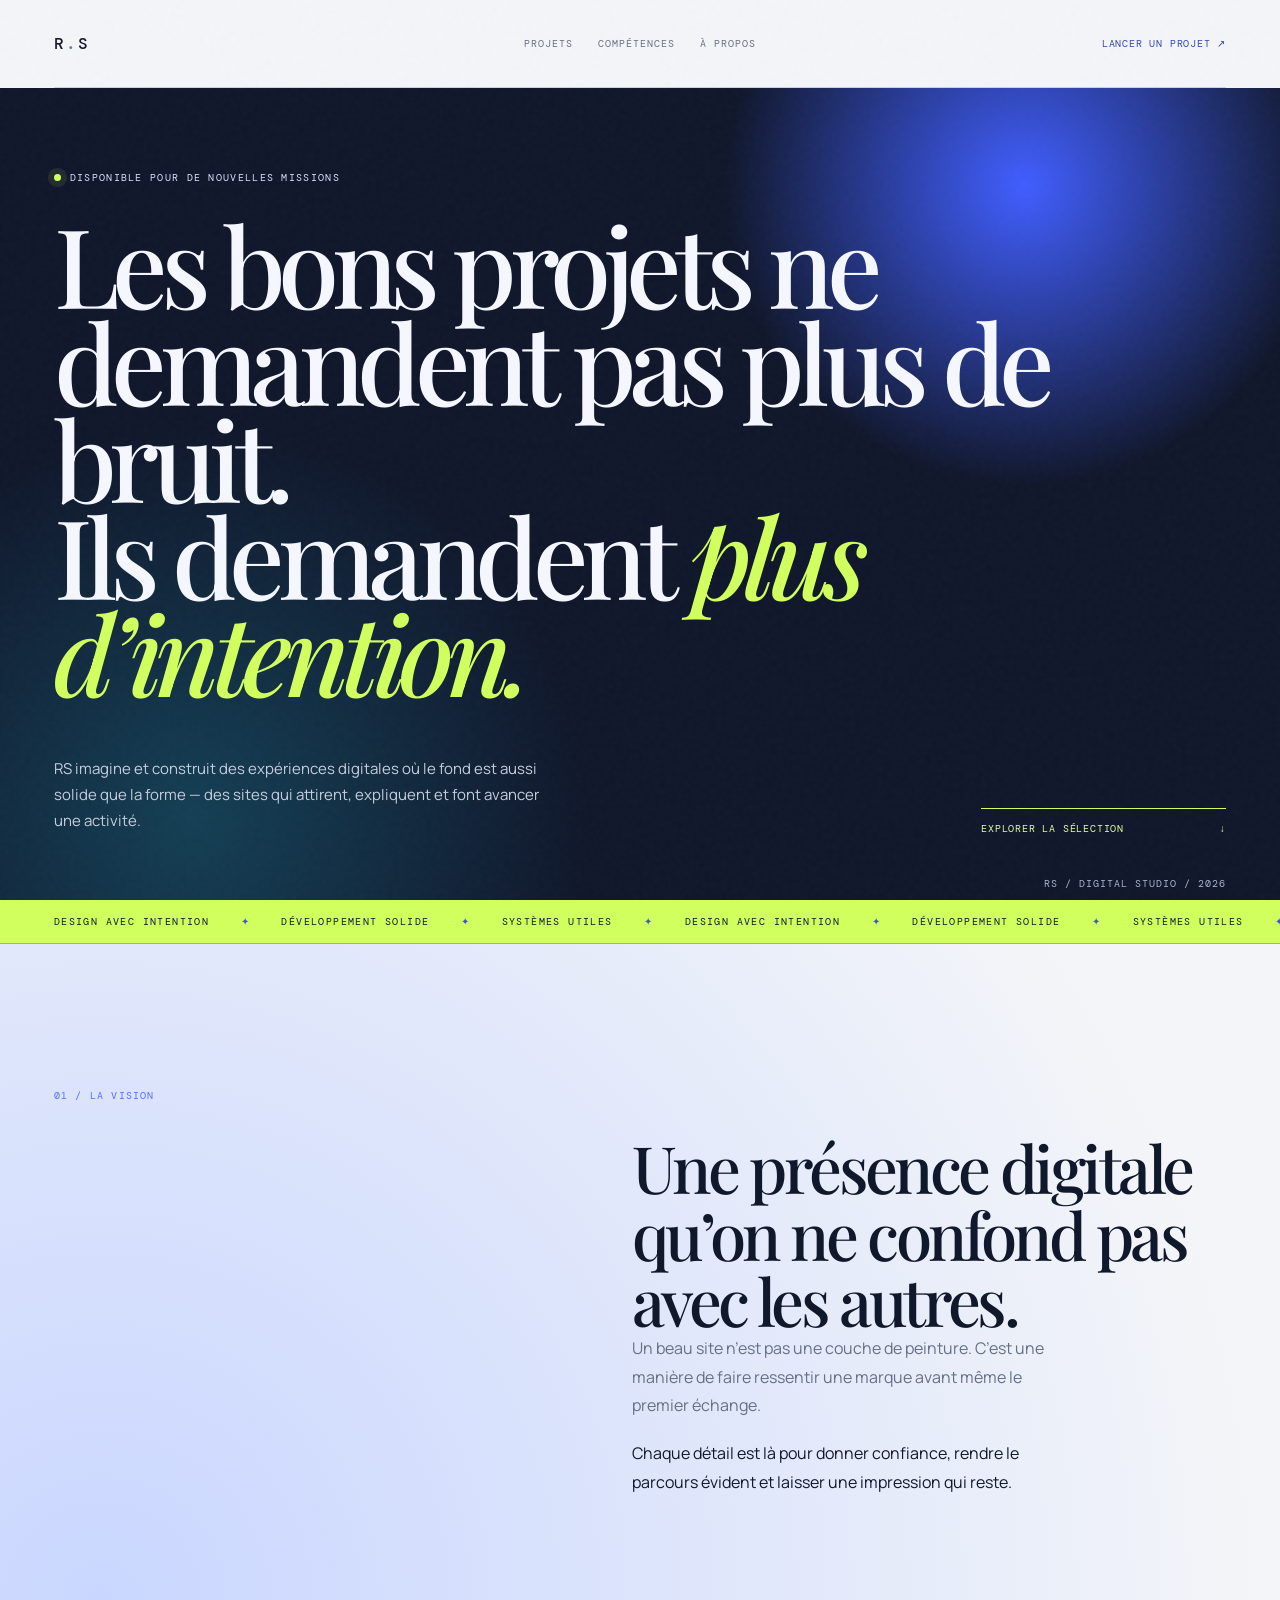
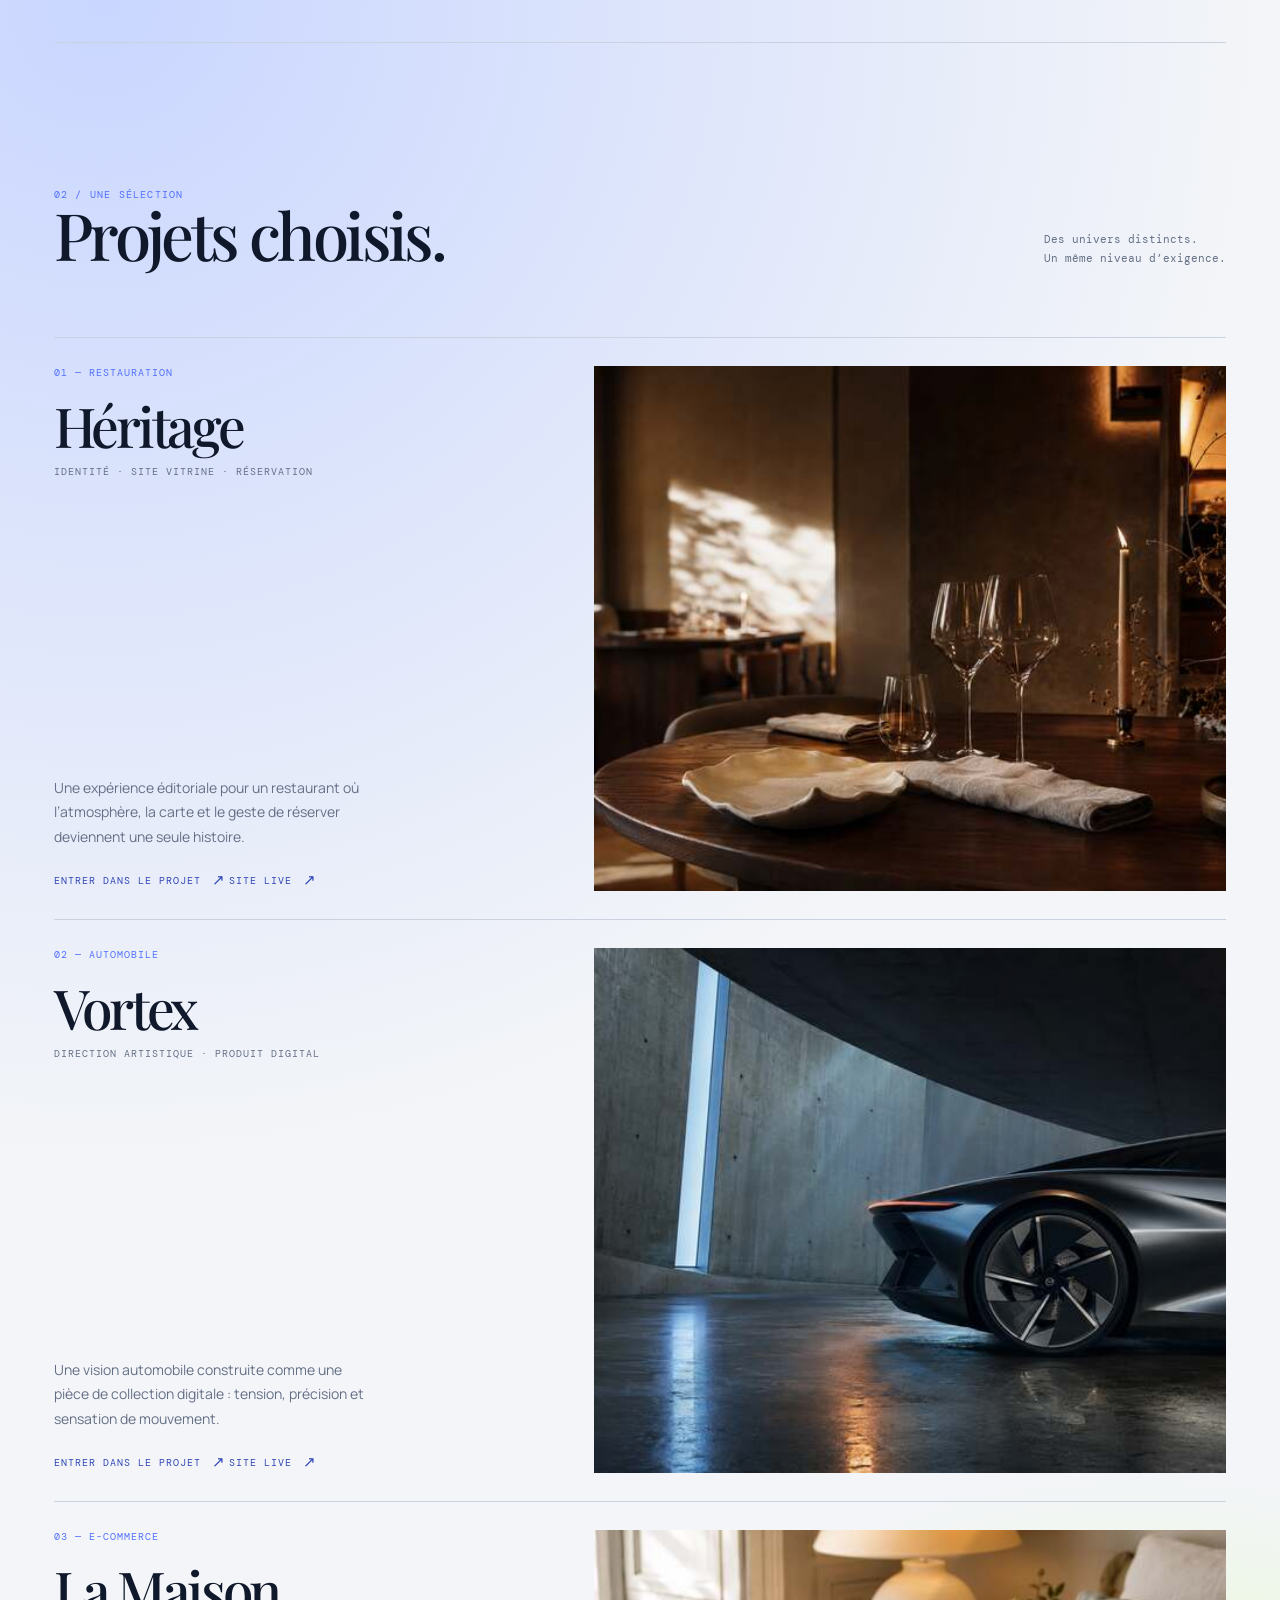
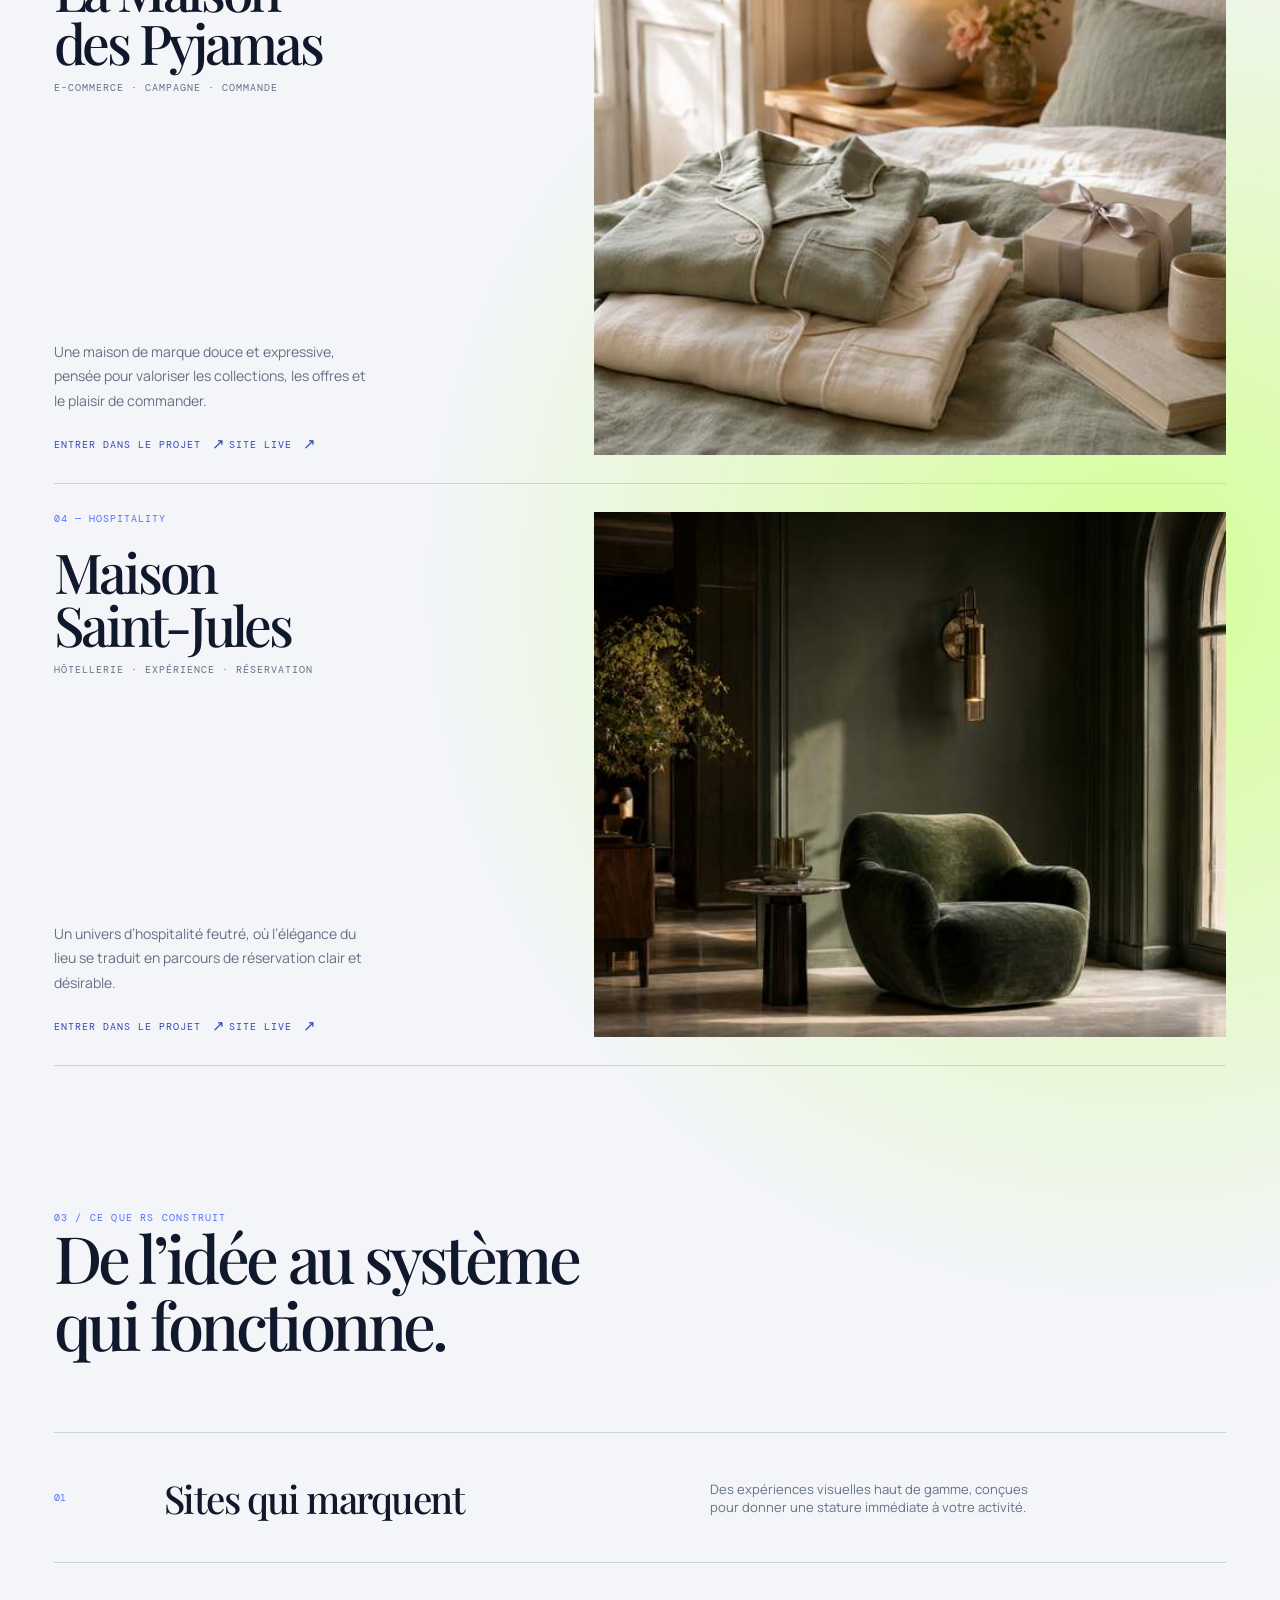
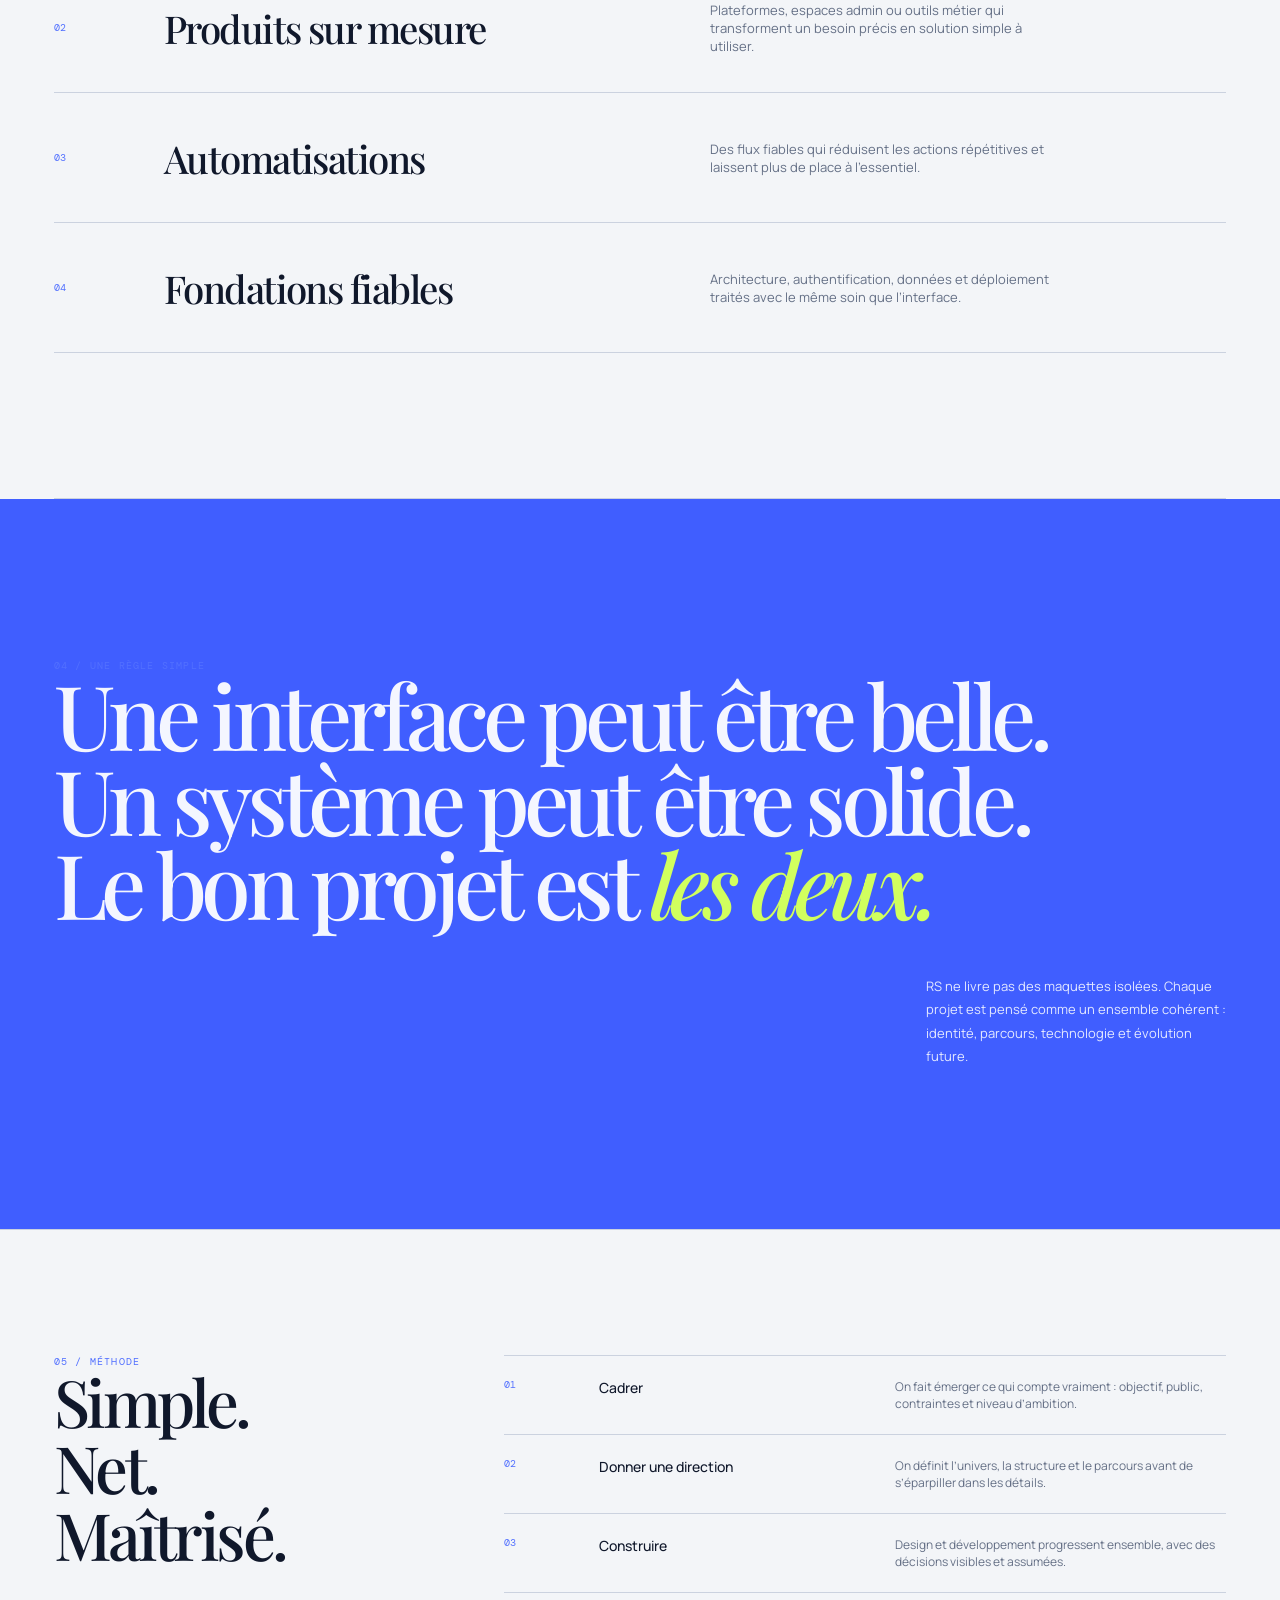
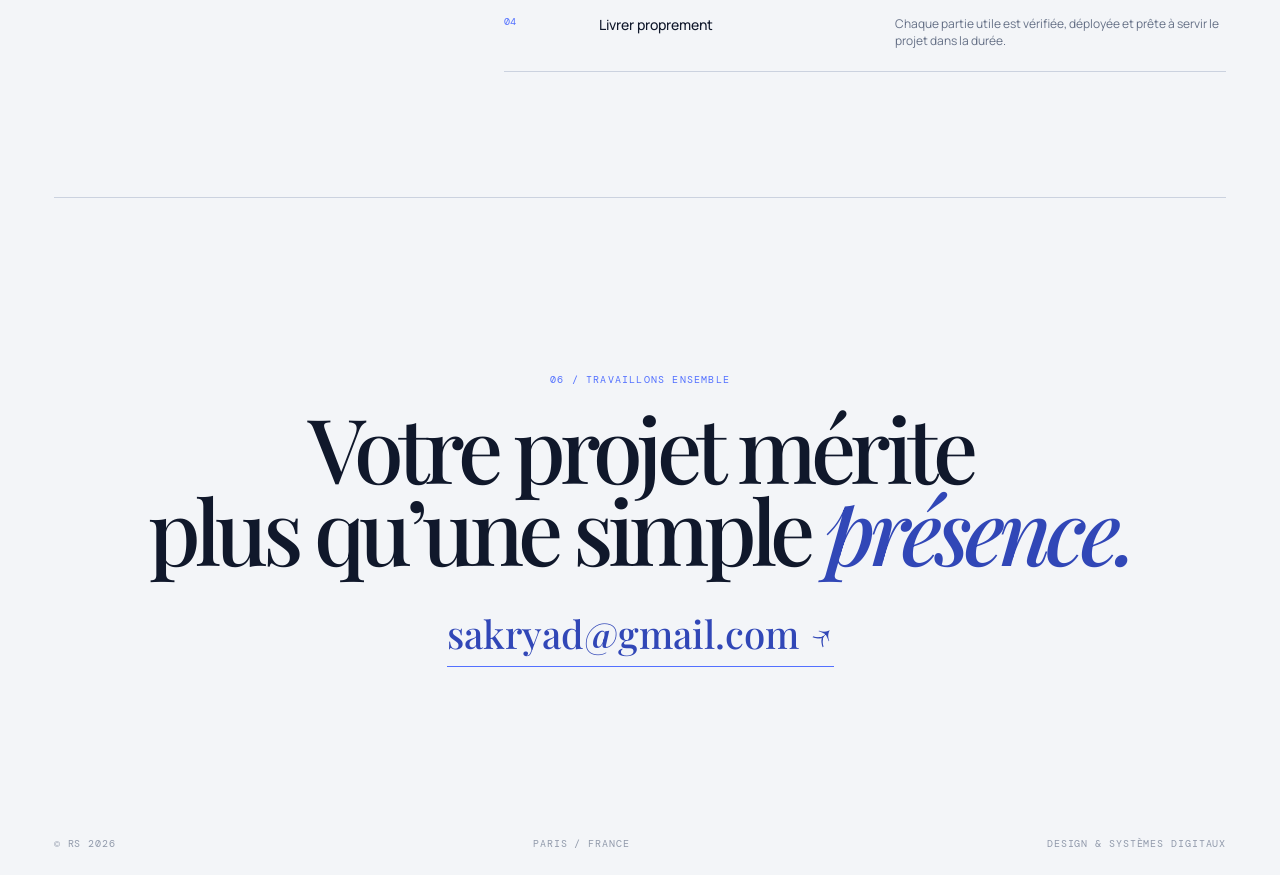
<file: index.html>
<!doctype html>
<html lang="fr">
<head>
  <meta charset="UTF-8" />
  <meta name="viewport" content="width=device-width, initial-scale=1.0" />
  <meta name="description" content="RS — Digital systems, designed to be remembered." />
  <title>RS — Digital systems, built with intent</title>
  <link rel="preconnect" href="https://fonts.googleapis.com" />
  <link rel="preconnect" href="https://fonts.gstatic.com" crossorigin />
  <link href="https://fonts.googleapis.com/css2?family=DM+Mono:wght@400;500&family=Manrope:wght@400;500;600&family=Playfair+Display:ital,wght@0,500;0,600;1,500;1,600&display=swap" rel="stylesheet" />
  <style>
    :root{--ink:#10182b;--void:#f3f5f8;--coal:#10172b;--line:#cbd2df;--muted:#657086;--quiet:#919aab;--copper:#5270ff;--copper-pale:#3147b7;--serif:"Playfair Display",serif;--mono:"DM Mono",monospace;--sans:Manrope,sans-serif}
    *{box-sizing:border-box;margin:0} html{scroll-behavior:smooth} body{background:radial-gradient(circle at 8% 22%,#c9d6ff 0,transparent 20%),radial-gradient(circle at 89% 52%,#d5ff97 0,transparent 18%),var(--void);color:var(--ink);font-family:var(--sans);overflow-x:hidden} a{color:inherit;text-decoration:none}.frame{max-width:1440px;margin:auto;padding:0 4.2vw}.grain{position:fixed;inset:0;pointer-events:none;z-index:15;opacity:.035;background-image:url("data:image/svg+xml,%3Csvg viewBox='0 0 180 180' xmlns='http://www.w3.org/2000/svg'%3E%3Cfilter id='n'%3E%3CfeTurbulence type='fractalNoise' baseFrequency='.9' numOctaves='4' stitchTiles='stitch'/%3E%3C/filter%3E%3Crect width='100%25' height='100%25' filter='url(%23n)' opacity='.75'/%3E%3C/svg%3E")}
    .nav{height:88px;display:grid;grid-template-columns:1fr auto 1fr;align-items:center;border-bottom:1px solid var(--line);position:relative;z-index:2}.brand{font:500 16px var(--mono);letter-spacing:.14em}.brand i{color:var(--copper);font-style:normal}.nav-links{display:flex;gap:25px;font:10px var(--mono);letter-spacing:.1em;text-transform:uppercase;color:var(--muted)}.nav-links a{transition:color .2s}.nav-links a:hover{color:var(--copper-pale)}.nav-contact{text-align:right;font:10px var(--mono);letter-spacing:.08em;text-transform:uppercase;color:var(--copper-pale)}
    .hero{background:radial-gradient(circle at 80% 12%,#405eff 0,transparent 24%),radial-gradient(circle at 15% 90%,#143f55 0,transparent 30%),var(--coal);color:#f5f7ff;min-height:calc(100vh - 88px);display:flex;flex-direction:column;justify-content:center;position:relative;padding:9vh 4.2vw 7vh;margin:0 -4.2vw}.availability{font:10px var(--mono);letter-spacing:.13em;text-transform:uppercase;color:#d8e2ff;display:flex;align-items:center;gap:9px;margin-bottom:32px}.availability:before{content:"";width:7px;height:7px;border-radius:100%;background:#d1ff5e;box-shadow:0 0 0 6px #d1ff5e17}.hero h1{max-width:1190px;font:500 clamp(57px,8.6vw,132px)/.88 var(--serif);letter-spacing:-.068em}.hero h1 em{font-style:italic;color:#d1ff5e}.hero-bottom{display:grid;grid-template-columns:1.2fr .8fr;gap:8vw;align-items:end;margin-top:55px}.hero-bottom p{max-width:490px;color:#c7cfde;font-size:15px;line-height:1.75}.launch{justify-self:end;align-self:end;width:245px;border-top:1px solid #d1ff5e;padding-top:13px;font:10px var(--mono);letter-spacing:.08em;text-transform:uppercase;color:#dfffa1;display:flex;justify-content:space-between;transition:transform .25s}.launch:hover{transform:translateX(7px)}.hero-index{font:10px var(--mono);color:#a8b4d0;position:absolute;right:4.2vw;bottom:10px;letter-spacing:.1em}
    .ticker{background:#d1ff5e;border-bottom:1px solid #9cc247;overflow:hidden;white-space:nowrap;padding:15px 0;color:#111b2a;font:10px var(--mono);text-transform:uppercase;letter-spacing:.14em;margin:0 -4.2vw;padding-left:4.2vw}.ticker span{display:inline-block;animation:scroll 24s linear infinite}.ticker b{color:#3855e5;margin:0 24px;font-weight:400}@keyframes scroll{to{transform:translateX(-50%)}}
    .intro{display:grid;grid-template-columns:1fr 1.25fr;gap:8vw;padding:145px 0;border-bottom:1px solid var(--line)}.number,.overline{font:10px var(--mono);letter-spacing:.12em;text-transform:uppercase;color:var(--copper)}.intro h2,.section-title{font:500 clamp(38px,5.1vw,75px)/1.02 var(--serif);letter-spacing:-.055em}.intro h2{max-width:650px}.intro-right{padding-top:45px}.intro-right p{color:var(--muted);max-width:430px;font-size:16px;line-height:1.8}.intro-right p+p{margin-top:19px;color:var(--ink)}
    .work{padding:145px 0 0}.work-head{display:flex;justify-content:space-between;align-items:end;margin-bottom:70px}.work-head p{color:var(--muted);font:11px/1.7 var(--mono);max-width:240px}.project{position:relative;display:grid;grid-template-columns:.43fr .57fr;min-height:580px;border-top:1px solid var(--line);padding:28px 0;gap:5vw}.project:last-child{border-bottom:1px solid var(--line)}.project-info{display:flex;flex-direction:column;justify-content:space-between}.project-no{font:10px var(--mono);letter-spacing:.1em;color:var(--copper)}.project-info h3{font:500 clamp(43px,4.3vw,67px)/.95 var(--serif);letter-spacing:-.06em;margin-top:20px}.project-info .type{font:10px var(--mono);letter-spacing:.1em;text-transform:uppercase;color:var(--muted);margin-top:13px}.project-copy{max-width:320px;color:var(--muted);font-size:14px;line-height:1.75}.project-link{font:10px var(--mono);letter-spacing:.1em;text-transform:uppercase;color:var(--copper-pale);display:inline-flex;gap:11px;align-items:center;margin-top:21px}.project-link:after{content:"↗";font-size:15px}.art{height:100%;min-height:525px;overflow:hidden;position:relative;isolation:isolate;background:#171713}.art:after{content:"";position:absolute;inset:0;background:linear-gradient(125deg,transparent 38%,#00000018 39%,transparent 70%);pointer-events:none}.art:hover img{transform:scale(1.045)}.art img{position:absolute;width:100%;height:100%;object-fit:cover;transition:transform .8s cubic-bezier(.2,.6,.2,1)}
    .heritage .art{background:#d7d1c5}.heritage .art-inner{background:radial-gradient(circle at 70% 44%,#e9d8b9 0 9%,transparent 9.3%),radial-gradient(circle at 28% 75%,#b08a56 0 16%,transparent 16.3%),linear-gradient(145deg,#6e5040 0 22%,#d1bb9d 22% 34%,#24241f 34% 57%,#a88a6a 57% 100%)}.heritage .art-inner:before{content:"Héritage";position:absolute;left:7%;bottom:6%;font:italic 500 clamp(50px,7vw,100px)/.8 var(--serif);color:#efe7da;letter-spacing:-.08em}.heritage .art-inner:after{content:"PARIS · TABLE · 2026";position:absolute;top:7%;right:7%;font:10px var(--mono);color:#fff;letter-spacing:.12em;writing-mode:vertical-rl}.vortex .art{background:#121418}.vortex .art-inner{background:radial-gradient(ellipse at 58% 58%,#708299 0 3%,#24323e 3.5% 9%,transparent 9.5%),linear-gradient(162deg,transparent 0 40%,#8da0a4 40.2% 41%,transparent 41.3%),linear-gradient(24deg,#13161a 0 35%,#657a89 35.3% 48%,#17191b 48.3% 100%)}.vortex .art-inner:before{content:"VORTEX";position:absolute;top:7%;left:7%;font:500 clamp(60px,8vw,110px)/.8 var(--sans);letter-spacing:-.1em;color:#e7eceb}.vortex .art-inner:after{content:"PRECISION\A MOTION\A AUTOMOTIVE";white-space:pre;position:absolute;bottom:7%;right:7%;font:10px/1.65 var(--mono);letter-spacing:.12em;color:#bdc9c6;text-align:right}.pyjamas .art{background:#a7bd9a}.pyjamas .art-inner{background:radial-gradient(circle at 76% 31%,#edddd0 0 10%,transparent 10.3%),radial-gradient(circle at 25% 75%,#f0e2d5 0 18%,transparent 18.3%),linear-gradient(138deg,#256040 0 30%,#b7d2a4 30.2% 60%,#f3d6c6 60.2% 100%)}.pyjamas .art-inner:before{content:"La Maison\A des Pyjamas";white-space:pre;position:absolute;left:7%;top:9%;font:500 clamp(35px,5vw,69px)/.85 var(--serif);letter-spacing:-.075em;color:#224634}.pyjamas .art-inner:after{content:"DOUCEUR / MAISON / JOIE";position:absolute;left:7%;bottom:8%;font:10px var(--mono);letter-spacing:.11em;color:#27553c}.saintjules .art{background:#1a1a17}.saintjules .art-inner{background:radial-gradient(ellipse at 52% 30%,#c9a16c 0 1%,#513d2b 1.4% 7%,transparent 7.4%),repeating-linear-gradient(90deg,transparent 0 13%,#8d6a4544 13.4% 13.8%,transparent 14.2% 28%),linear-gradient(165deg,#12120f,#614932 47%,#161512 47.5%)}.saintjules .art-inner:before{content:"SAINT\A JULES";white-space:pre;position:absolute;right:7%;bottom:7%;font:500 clamp(54px,7vw,95px)/.76 var(--serif);letter-spacing:-.08em;color:#d8c6a5;text-align:right}.saintjules .art-inner:after{content:"HÔTEL PARTICULIER\A 48° 51' N · 2° 21' E";white-space:pre;position:absolute;top:7%;left:7%;font:10px/1.65 var(--mono);letter-spacing:.1em;color:#c3ae8d}
    .services{padding:145px 0;border-bottom:1px solid var(--line)}.service-list{margin-top:75px;border-top:1px solid var(--line)}.service{display:grid;grid-template-columns:80px 1fr 1fr;gap:30px;align-items:center;min-height:130px;border-bottom:1px solid var(--line);transition:.3s}.service:hover{padding-left:18px;background:#e3d9c9}.service span{font:10px var(--mono);color:var(--copper)}.service h3{font:500 clamp(25px,3vw,42px) var(--serif);letter-spacing:-.04em}.service p{color:var(--muted);font-size:13px;max-width:340px}
    .manifesto{background:#405eff;color:#f4f6ff;padding:160px 4.2vw;border-bottom:1px solid var(--line);position:relative;margin:0 -4.2vw}.manifesto h2{max-width:1120px;font:500 clamp(49px,7vw,105px)/.94 var(--serif);letter-spacing:-.065em}.manifesto h2 em{color:#d1ff5e}.manifesto aside{margin-top:50px;margin-left:auto;max-width:300px;color:#e4e9ff;font-size:13px;line-height:1.8}.method{padding:125px 0;display:grid;grid-template-columns:.65fr 1.35fr;gap:8vw;border-bottom:1px solid var(--line)}.method-list{border-top:1px solid var(--line)}.method-item{display:grid;grid-template-columns:75px 1fr 1.2fr;gap:20px;padding:22px 0;border-bottom:1px solid var(--line)}.method-item span{font:10px var(--mono);color:var(--copper)}.method-item b{font:500 14px var(--sans)}.method-item p{font-size:12px;color:var(--muted)}
    .contact{text-align:center;padding:175px 0 145px}.contact h2{font:500 clamp(49px,7vw,104px)/.92 var(--serif);letter-spacing:-.065em;max-width:1000px;margin:20px auto 37px}.contact h2 em{font-style:italic;color:var(--copper-pale)}.contact-link{font:500 clamp(21px,3vw,39px) var(--serif);border-bottom:1px solid var(--copper);padding-bottom:7px;color:var(--copper-pale);display:inline-block;transition:.25s}.contact-link:hover{transform:translateY(-5px)}footer{display:flex;justify-content:space-between;padding:25px 0;color:var(--quiet);font:10px var(--mono);text-transform:uppercase;letter-spacing:.09em}
    @media(max-width:750px){.frame{padding:0 22px}.nav{grid-template-columns:1fr auto}.nav-links{display:none}.hero{min-height:640px}.hero-bottom,.intro,.project,.method{grid-template-columns:1fr;gap:32px}.launch{justify-self:start}.hero-index{display:none}.intro{padding:90px 0}.intro-right{padding:0}.work{padding-top:90px}.work-head{display:block;margin-bottom:38px}.work-head p{margin-top:20px}.project{padding:22px 0 35px;min-height:auto}.project-info{gap:28px}.art{min-height:330px;grid-row:1}.services,.manifesto{padding:95px 0}.service{grid-template-columns:36px 1fr;gap:12px;padding:22px 0}.service p{grid-column:2}.method{padding:90px 0}.method-item{grid-template-columns:40px 1fr}.method-item p{grid-column:2}.contact{padding:110px 0}footer{gap:12px;flex-wrap:wrap}}
  </style>
</head>
<body>
  <div class="grain"></div>
  <div class="frame">
    <nav class="nav"><a class="brand" href="#top">R<i>.</i>S</a><div class="nav-links"><a href="#work">Projets</a><a href="competences.html">Compétences</a><a href="a-propos.html">À propos</a></div><a class="nav-contact" href="mailto:sakryad@gmail.com">Lancer un projet ↗</a></nav>
    <main id="top">
      <section class="hero"><div class="availability">Disponible pour de nouvelles missions</div><h1>Les bons projets ne demandent pas plus de bruit.<br>Ils demandent <em>plus d’intention.</em></h1><div class="hero-bottom"><p>RS imagine et construit des expériences digitales où le fond est aussi solide que la forme — des sites qui attirent, expliquent et font avancer une activité.</p><a class="launch" href="#work"><span>Explorer la sélection</span><span>↓</span></a></div><div class="hero-index">RS / DIGITAL STUDIO / 2026</div></section>
      <div class="ticker"><span>Design avec intention <b>✦</b> Développement solide <b>✦</b> Systèmes utiles <b>✦</b> Design avec intention <b>✦</b> Développement solide <b>✦</b> Systèmes utiles <b>✦</b></span></div>
      <section class="intro"><div><div class="number">01 / La vision</div></div><div class="intro-right"><h2>Une présence digitale qu’on ne confond pas avec les autres.</h2><p>Un beau site n’est pas une couche de peinture. C’est une manière de faire ressentir une marque avant même le premier échange.</p><p>Chaque détail est là pour donner confiance, rendre le parcours évident et laisser une impression qui reste.</p></div></section>
      <section class="work" id="work"><div class="work-head"><div><div class="overline">02 / Une sélection</div><h2 class="section-title">Projets choisis.</h2></div><p>Des univers distincts.<br>Un même niveau d’exigence.</p></div>
        <article class="project heritage"><div class="project-info"><div><div class="project-no">01 — RESTAURATION</div><h3>Héritage</h3><div class="type">Identité · Site vitrine · Réservation</div></div><div class="project-copy">Une expérience éditoriale pour un restaurant où l’atmosphère, la carte et le geste de réserver deviennent une seule histoire.<br><a class="project-link" href="heritage.html">Entrer dans le projet</a> <a class="project-link" href="https://heritage-restaurant.netlify.app" target="_blank" rel="noreferrer">Site live</a></div></div><a class="art" href="heritage.html"><img src="assets/heritage.jpg" alt="Ambiance de table chaleureuse pour le projet Héritage" /></a></article>
        <article class="project vortex"><div class="project-info"><div><div class="project-no">02 — AUTOMOBILE</div><h3>Vortex</h3><div class="type">Direction artistique · Produit digital</div></div><div class="project-copy">Une vision automobile construite comme une pièce de collection digitale : tension, précision et sensation de mouvement.<br><a class="project-link" href="vortex.html">Entrer dans le projet</a> <a class="project-link" href="https://vortex13.netlify.app" target="_blank" rel="noreferrer">Site live</a></div></div><a class="art" href="vortex.html"><img src="assets/vortex.jpg" alt="Univers automobile sombre et précis pour Vortex" /></a></article>
        <article class="project pyjamas"><div class="project-info"><div><div class="project-no">03 — E-COMMERCE</div><h3>La Maison<br>des Pyjamas</h3><div class="type">E-commerce · Campagne · Commande</div></div><div class="project-copy">Une maison de marque douce et expressive, pensée pour valoriser les collections, les offres et le plaisir de commander.<br><a class="project-link" href="pyjamas.html">Entrer dans le projet</a> <a class="project-link" href="https://pyjamas25.netlify.app" target="_blank" rel="noreferrer">Site live</a></div></div><a class="art" href="pyjamas.html"><img src="assets/maison-des-pyjamas.jpg" alt="Collection de pyjamas sur un lit élégant" /></a></article>
        <article class="project saintjules"><div class="project-info"><div><div class="project-no">04 — HOSPITALITY</div><h3>Maison<br>Saint-Jules</h3><div class="type">Hôtellerie · Expérience · Réservation</div></div><div class="project-copy">Un univers d’hospitalité feutré, où l’élégance du lieu se traduit en parcours de réservation clair et désirable.<br><a class="project-link" href="saint-jules.html">Entrer dans le projet</a> <a class="project-link" href="https://saintjules.netlify.app" target="_blank" rel="noreferrer">Site live</a></div></div><a class="art" href="saint-jules.html"><img src="assets/maison-saint-jules.jpg" alt="Salon raffiné pour Maison Saint-Jules" /></a></article>
      </section>
      <section class="services" id="services"><div class="overline">03 / Ce que RS construit</div><h2 class="section-title">De l’idée au système<br>qui fonctionne.</h2><div class="service-list"><div class="service"><span>01</span><h3>Sites qui marquent</h3><p>Des expériences visuelles haut de gamme, conçues pour donner une stature immédiate à votre activité.</p></div><div class="service"><span>02</span><h3>Produits sur mesure</h3><p>Plateformes, espaces admin ou outils métier qui transforment un besoin précis en solution simple à utiliser.</p></div><div class="service"><span>03</span><h3>Automatisations</h3><p>Des flux fiables qui réduisent les actions répétitives et laissent plus de place à l’essentiel.</p></div><div class="service"><span>04</span><h3>Fondations fiables</h3><p>Architecture, authentification, données et déploiement traités avec le même soin que l’interface.</p></div></div></section>
      <section class="manifesto"><div class="overline">04 / Une règle simple</div><h2>Une interface peut être belle.<br>Un système peut être solide.<br>Le bon projet est <em>les deux.</em></h2><aside>RS ne livre pas des maquettes isolées. Chaque projet est pensé comme un ensemble cohérent : identité, parcours, technologie et évolution future.</aside></section>
      <section class="method" id="method"><div><div class="overline">05 / Méthode</div><h2 class="section-title">Simple.<br>Net.<br>Maîtrisé.</h2></div><div class="method-list"><div class="method-item"><span>01</span><b>Cadrer</b><p>On fait émerger ce qui compte vraiment : objectif, public, contraintes et niveau d’ambition.</p></div><div class="method-item"><span>02</span><b>Donner une direction</b><p>On définit l’univers, la structure et le parcours avant de s’éparpiller dans les détails.</p></div><div class="method-item"><span>03</span><b>Construire</b><p>Design et développement progressent ensemble, avec des décisions visibles et assumées.</p></div><div class="method-item"><span>04</span><b>Livrer proprement</b><p>Chaque partie utile est vérifiée, déployée et prête à servir le projet dans la durée.</p></div></div></section>
      <section class="contact"><div class="overline">06 / Travaillons ensemble</div><h2>Votre projet mérite<br>plus qu’une simple <em>présence.</em></h2><a class="contact-link" href="mailto:sakryad@gmail.com?subject=Projet%20RS">sakryad@gmail.com ↗</a></section>
    </main>
    <footer><span>© RS 2026</span><span>Paris / France</span><span>Design & systèmes digitaux</span></footer>
  </div>
</body>
</html>
</file>
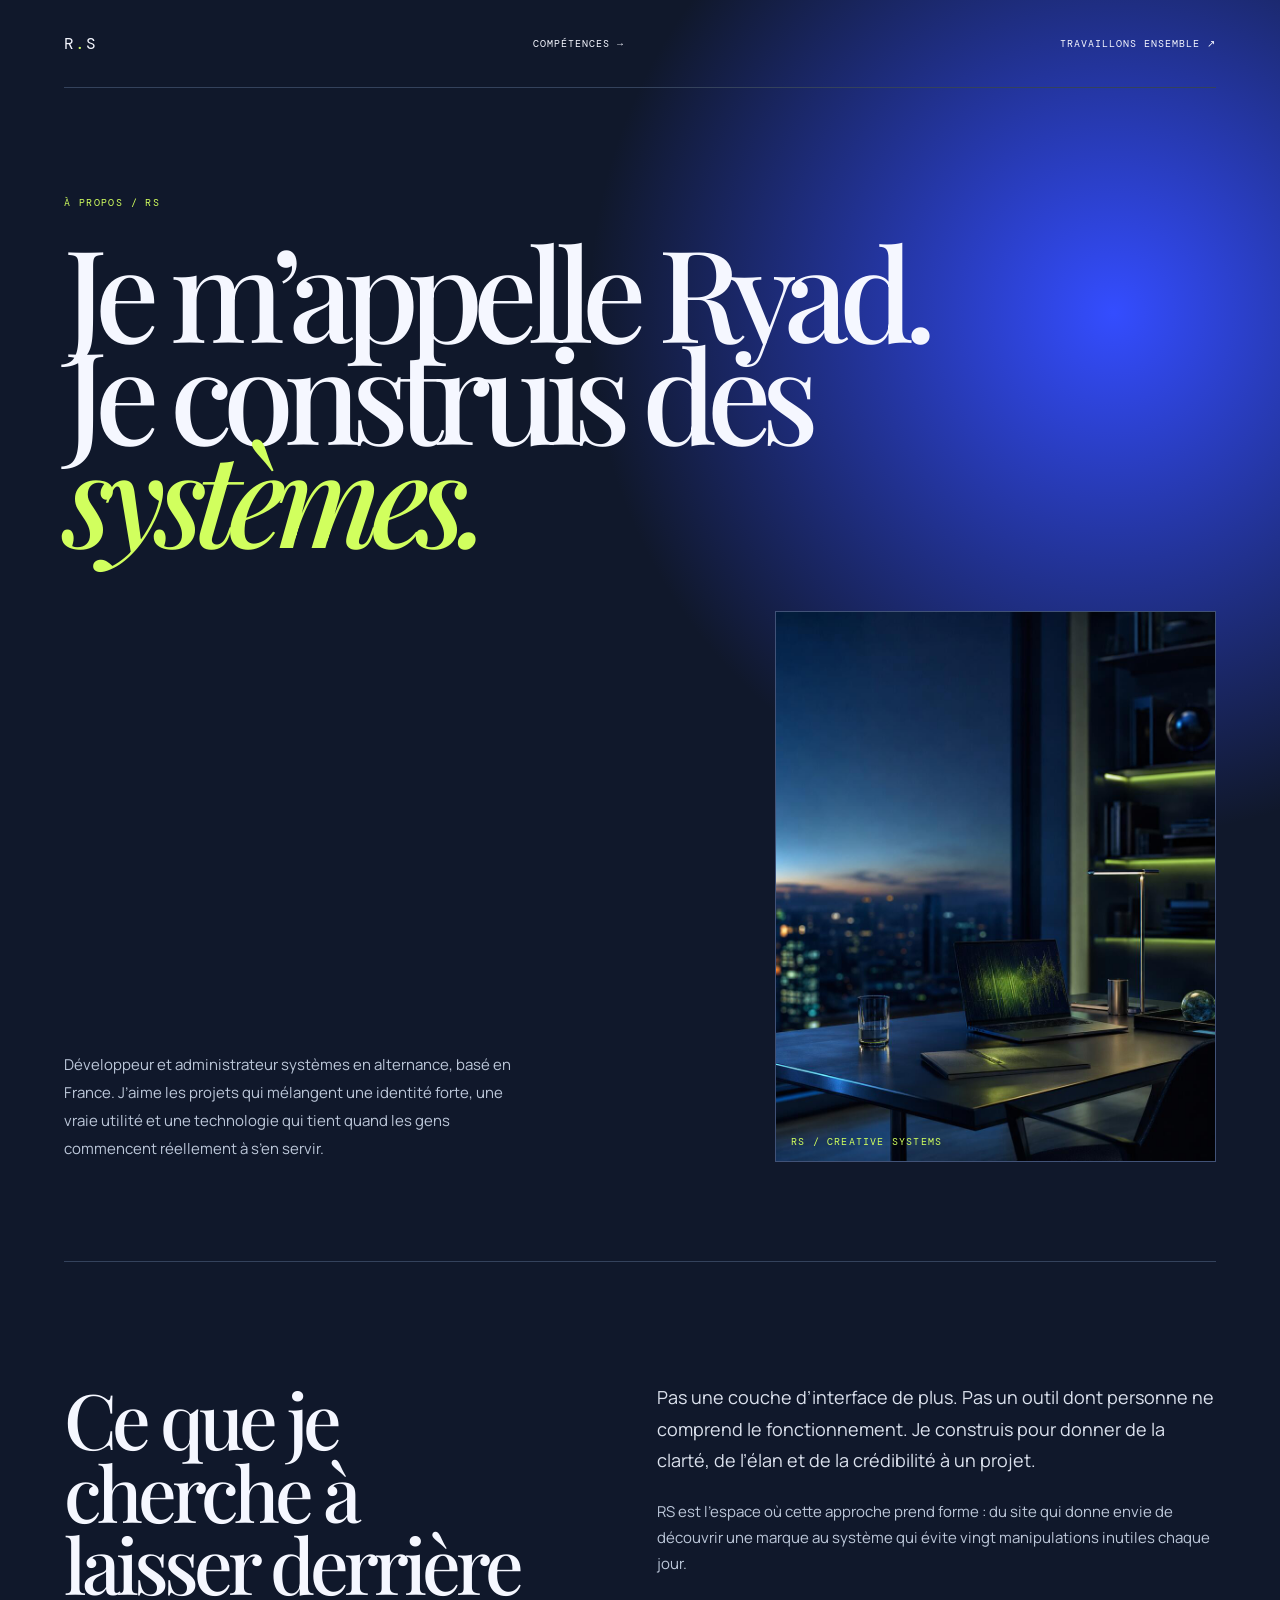
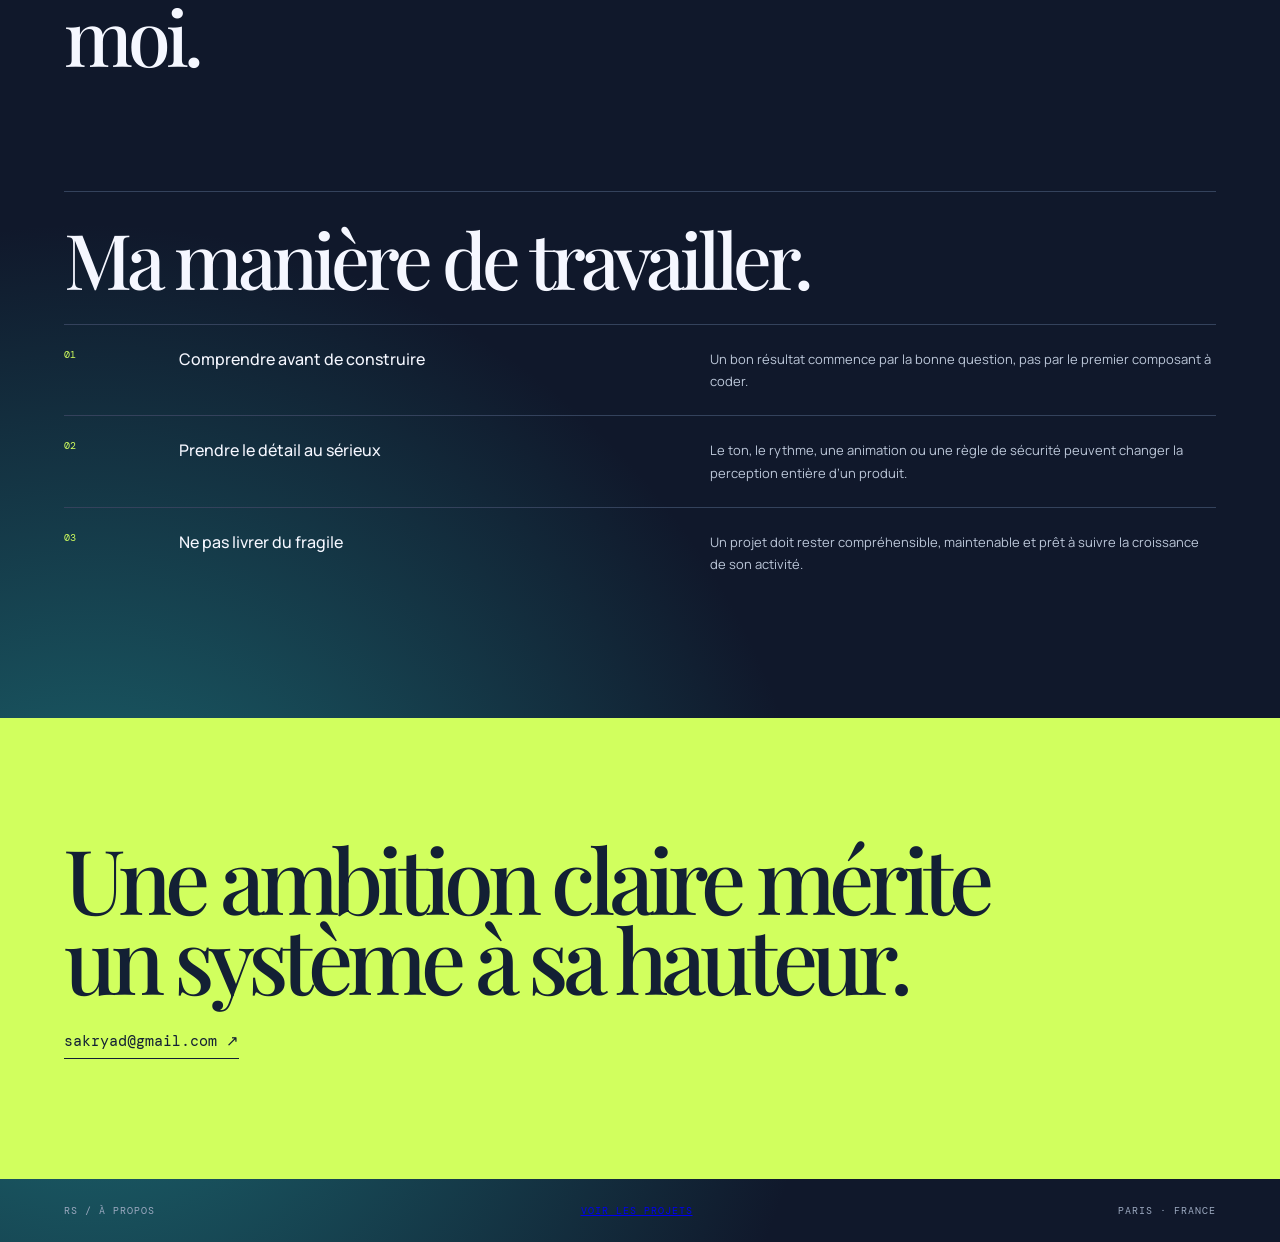
<file: a-propos.html>
<!doctype html><html lang="fr"><head><meta charset="utf-8"><meta name="viewport" content="width=device-width,initial-scale=1"><meta name="description" content="À propos de Ryad, fondateur de RS."><title>À propos — RS</title><link rel="preconnect" href="https://fonts.googleapis.com"><link rel="preconnect" href="https://fonts.gstatic.com" crossorigin><link href="https://fonts.googleapis.com/css2?family=DM+Mono&family=Manrope:wght@400;500;600&family=Playfair+Display:ital,wght@0,500;1,500&display=swap" rel="stylesheet"><style>:root{--ink:#f5f7ff;--bg:#10182b;--line:#34425c;--acid:#d1ff5e;--muted:#bcc7d9}*{box-sizing:border-box;margin:0}body{background:radial-gradient(circle at 87% 11%,#344dff 0,transparent 19%),radial-gradient(circle at 7% 90%,#1c6c74 0,transparent 26%),var(--bg);color:var(--ink);font-family:Manrope,sans-serif}.wrap{max-width:1380px;margin:auto;padding:0 5vw}.nav{height:88px;display:flex;align-items:center;justify-content:space-between;border-bottom:1px solid var(--line);font:10px 'DM Mono',monospace;letter-spacing:.1em;text-transform:uppercase}.nav a{color:inherit;text-decoration:none}.brand{font-size:16px}.brand i{color:var(--acid);font-style:normal}.hero{padding:12vh 0 11vh}.eyebrow{font:10px 'DM Mono',monospace;color:var(--acid);letter-spacing:.14em;text-transform:uppercase}.hero h1{font:500 clamp(66px,10vw,155px)/.8 'Playfair Display',serif;letter-spacing:-.08em;max-width:1000px;margin-top:30px}.hero h1 em{color:var(--acid)}.profile{display:grid;grid-template-columns:1fr .74fr;gap:9vw;align-items:end;margin-top:65px}.profile p{max-width:470px;color:var(--muted);line-height:1.85;font-size:15px}.image{position:relative;aspect-ratio:4/5;overflow:hidden;border:1px solid #415277}.image img{width:100%;height:100%;object-fit:cover;display:block}.image:after{content:'RS / CREATIVE SYSTEMS';position:absolute;left:15px;bottom:13px;color:var(--acid);font:10px 'DM Mono',monospace;letter-spacing:.12em}.statement{border-top:1px solid var(--line);padding:120px 0;display:grid;grid-template-columns:1fr 1.2fr;gap:10vw}.statement h2,.principles h2{font:500 clamp(42px,6vw,84px)/.94 'Playfair Display',serif;letter-spacing:-.065em}.statement p{font-size:18px;line-height:1.75;color:#dbe1ed}.statement p+p{margin-top:22px;color:var(--muted);font-size:15px}.principles{border-top:1px solid var(--line);padding:0 0 120px}.principles h2{padding:30px 0}.rule{display:grid;grid-template-columns:90px 1fr 1fr;gap:25px;padding:23px 0;border-top:1px solid var(--line)}.rule span{font:10px 'DM Mono',monospace;color:var(--acid)}.rule b{font-weight:500}.rule p{font-size:13px;line-height:1.7;color:var(--muted)}.contact{margin:0 -5vw;padding:120px 5vw;background:#d1ff5e;color:#132034}.contact h2{font:500 clamp(45px,7vw,100px)/.9 'Playfair Display',serif;letter-spacing:-.07em;max-width:950px}.contact a{display:inline-block;margin-top:32px;font:15px 'DM Mono',monospace;color:inherit;text-decoration:none;border-bottom:1px solid;padding-bottom:7px}footer{padding:25px 0;font:10px 'DM Mono',monospace;color:#9ca9c0;text-transform:uppercase;letter-spacing:.1em;display:flex;justify-content:space-between}@media(max-width:700px){.profile,.statement{grid-template-columns:1fr}.profile{margin-top:45px}.image{max-width:450px}.statement{padding:80px 0}.rule{grid-template-columns:45px 1fr}.rule p{grid-column:2}.contact{padding:90px 5vw}footer{gap:15px;flex-wrap:wrap}}</style></head><body><div class="wrap"><nav class="nav"><a class="brand" href="index.html">R<i>.</i>S</a><a href="competences.html">Compétences →</a><a href="mailto:sakryad@gmail.com">Travaillons ensemble ↗</a></nav><main><section class="hero"><div class="eyebrow">À PROPOS / RS</div><h1>Je m’appelle Ryad.<br>Je construis des <em>systèmes.</em></h1><div class="profile"><p>Développeur et administrateur systèmes en alternance, basé en France. J’aime les projets qui mélangent une identité forte, une vraie utilité et une technologie qui tient quand les gens commencent réellement à s’en servir.</p><figure class="image"><img src="assets/rs-studio.jpg" alt="Studio créatif et technologique RS"></figure></div></section><section class="statement"><h2>Ce que je cherche à laisser derrière moi.</h2><div><p>Pas une couche d’interface de plus. Pas un outil dont personne ne comprend le fonctionnement. Je construis pour donner de la clarté, de l’élan et de la crédibilité à un projet.</p><p>RS est l’espace où cette approche prend forme : du site qui donne envie de découvrir une marque au système qui évite vingt manipulations inutiles chaque jour.</p></div></section><section class="principles"><h2>Ma manière de travailler.</h2><div class="rule"><span>01</span><b>Comprendre avant de construire</b><p>Un bon résultat commence par la bonne question, pas par le premier composant à coder.</p></div><div class="rule"><span>02</span><b>Prendre le détail au sérieux</b><p>Le ton, le rythme, une animation ou une règle de sécurité peuvent changer la perception entière d’un produit.</p></div><div class="rule"><span>03</span><b>Ne pas livrer du fragile</b><p>Un projet doit rester compréhensible, maintenable et prêt à suivre la croissance de son activité.</p></div></section><section class="contact"><h2>Une ambition claire mérite un système à sa hauteur.</h2><a href="mailto:sakryad@gmail.com?subject=Projet%20RS">sakryad@gmail.com ↗</a></section></main><footer><span>RS / À propos</span><a href="index.html">Voir les projets</a><span>Paris · France</span></footer></div></body></html>
</file>
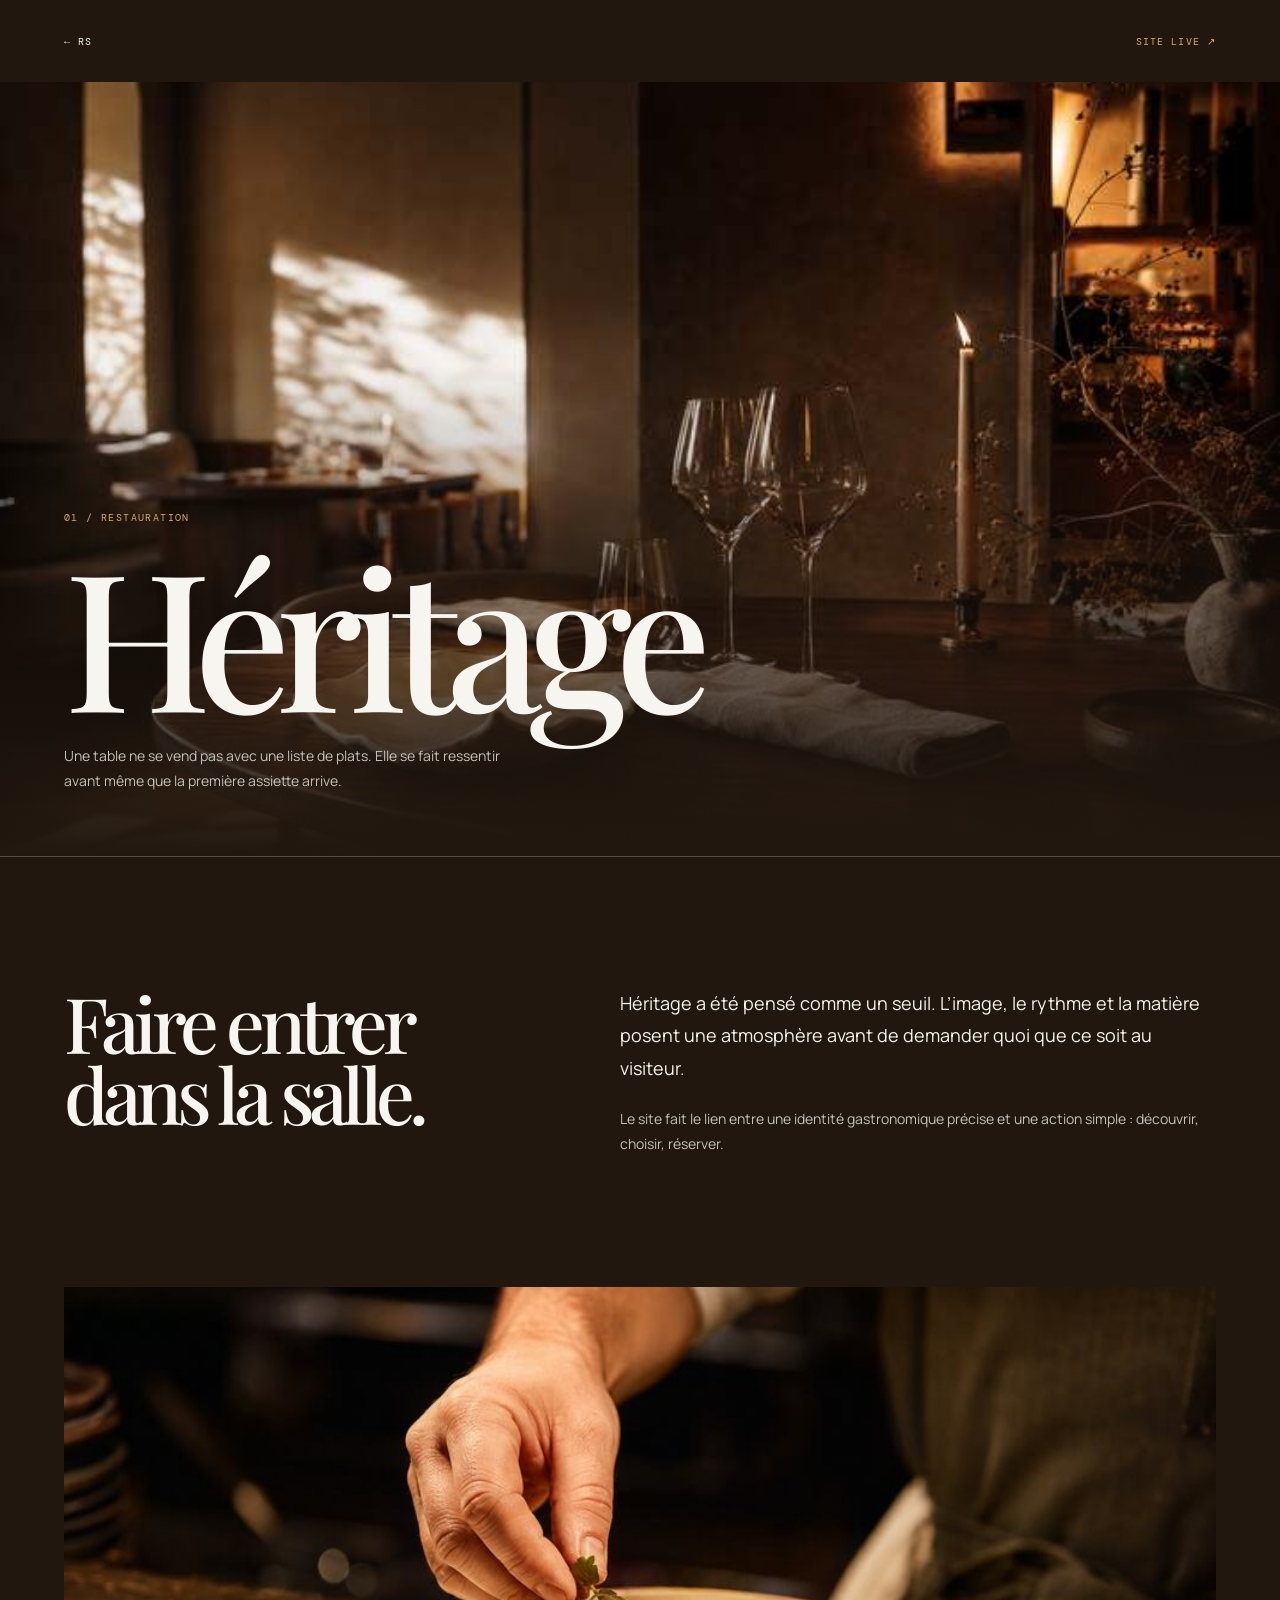
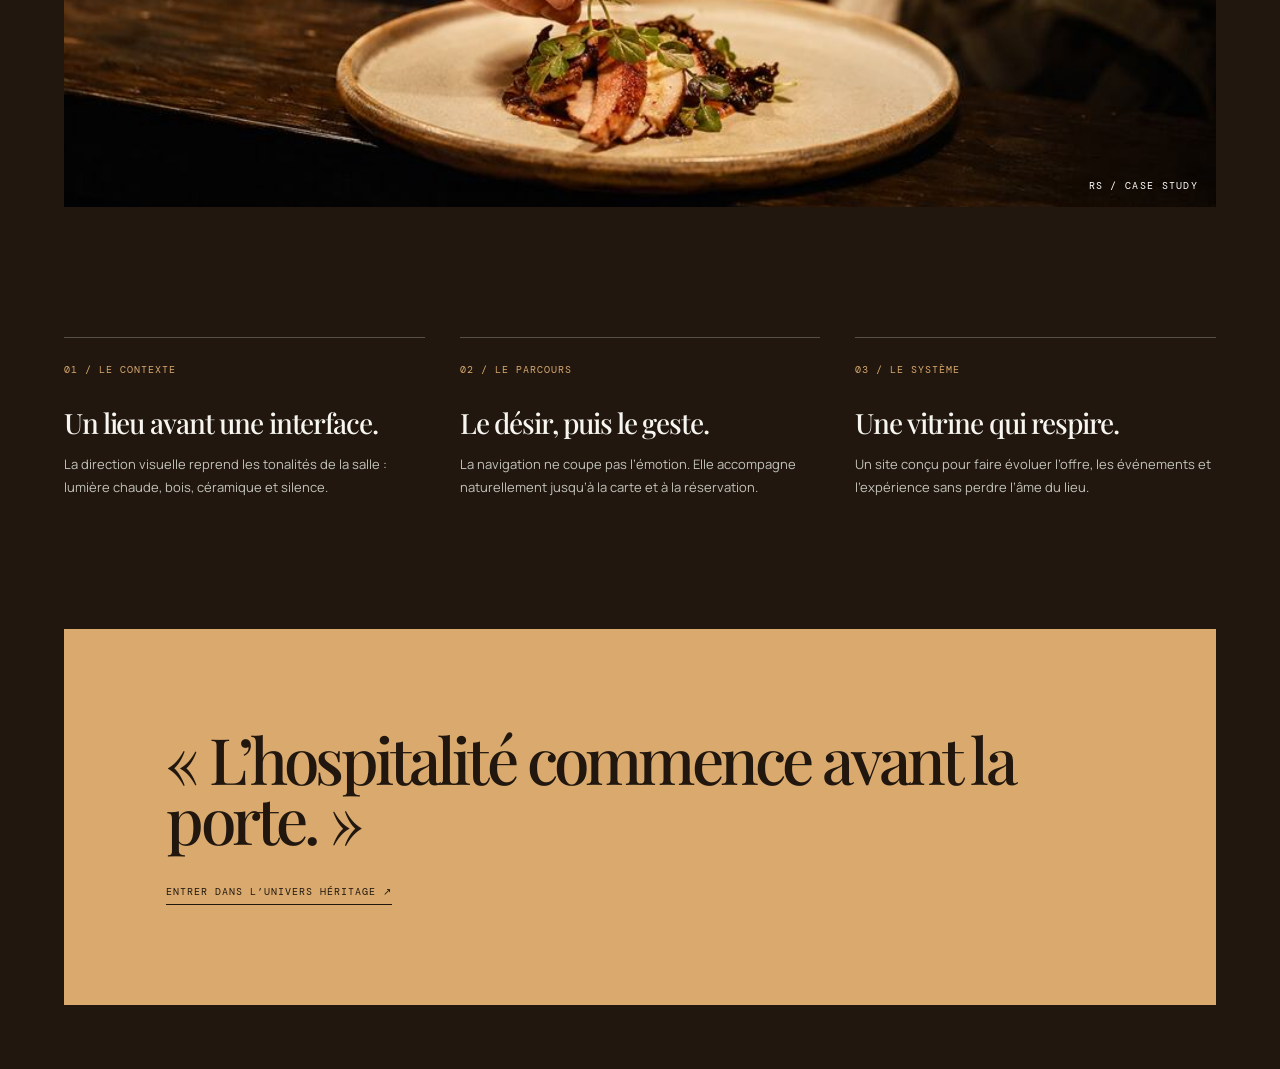
<file: heritage.html>
<!doctype html><html lang="fr"><head><meta charset="utf-8"><meta name="viewport" content="width=device-width,initial-scale=1"><title>Héritage — RS</title><link rel="stylesheet" href="case-study.css"><style>:root{--bg:#21170f;--accent:#d9a96e;--hero:url('assets/heritage.jpg');--detail:url('assets/heritage-detail.jpg')}</style></head><body><nav class="nav"><a href="index.html">← RS</a><a href="https://heritage-restaurant.netlify.app" target="_blank">Site live ↗</a></nav><main><section class="hero"><span class="tag">01 / RESTAURATION</span><h1>Héritage</h1><p>Une table ne se vend pas avec une liste de plats. Elle se fait ressentir avant même que la première assiette arrive.</p></section><section class="intro reveal"><h2>Faire entrer<br>dans la salle.</h2><div><p>Héritage a été pensé comme un seuil. L’image, le rythme et la matière posent une atmosphère avant de demander quoi que ce soit au visiteur.</p><p>Le site fait le lien entre une identité gastronomique précise et une action simple : découvrir, choisir, réserver.</p></div></section><section class="image-break reveal"></section><section class="story"><article class="reveal"><span>01 / LE CONTEXTE</span><h3>Un lieu avant une interface.</h3><p>La direction visuelle reprend les tonalités de la salle : lumière chaude, bois, céramique et silence.</p></article><article class="reveal"><span>02 / LE PARCOURS</span><h3>Le désir, puis le geste.</h3><p>La navigation ne coupe pas l’émotion. Elle accompagne naturellement jusqu’à la carte et à la réservation.</p></article><article class="reveal"><span>03 / LE SYSTÈME</span><h3>Une vitrine qui respire.</h3><p>Un site conçu pour faire évoluer l’offre, les événements et l’expérience sans perdre l’âme du lieu.</p></article></section><section class="quote reveal"><p>« L’hospitalité commence avant la porte. »</p><a href="https://heritage-restaurant.netlify.app" target="_blank">Entrer dans l’univers Héritage ↗</a></section></main><script src="case-study.js"></script></body></html>
</file>
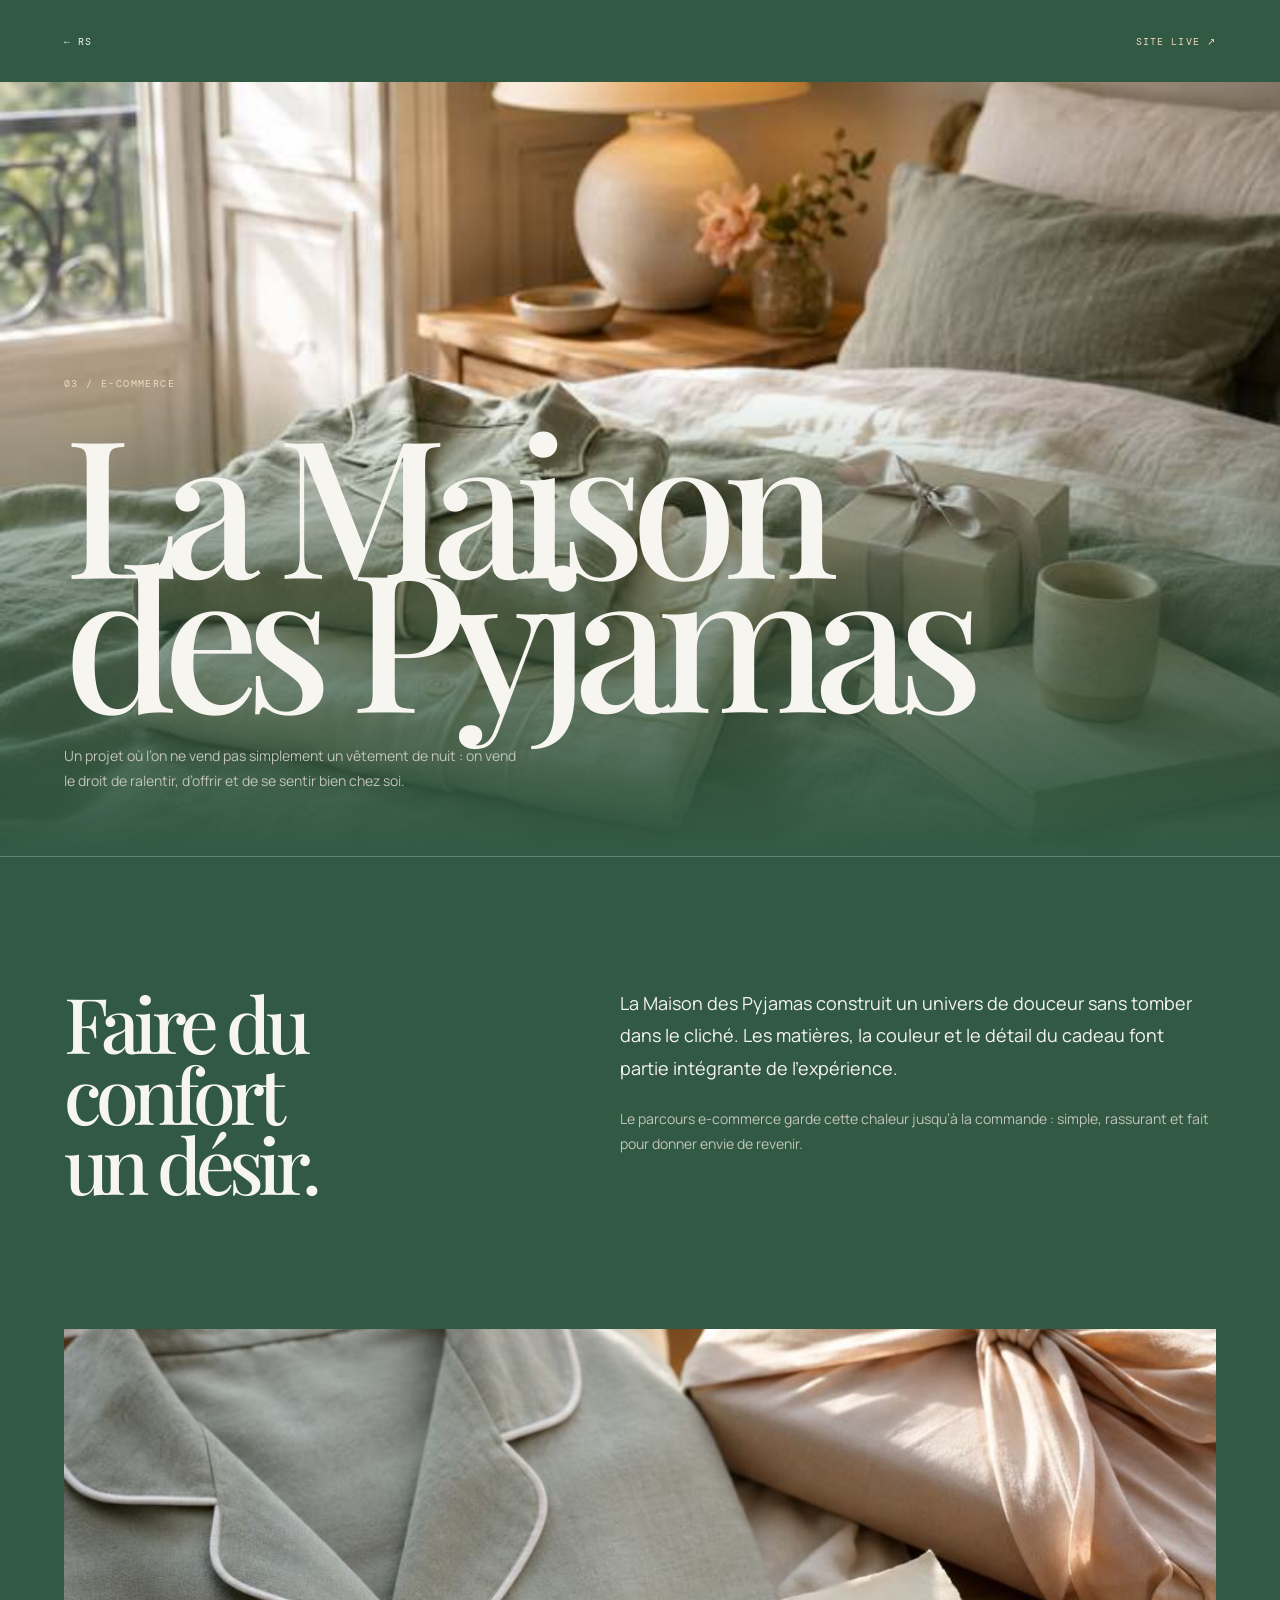
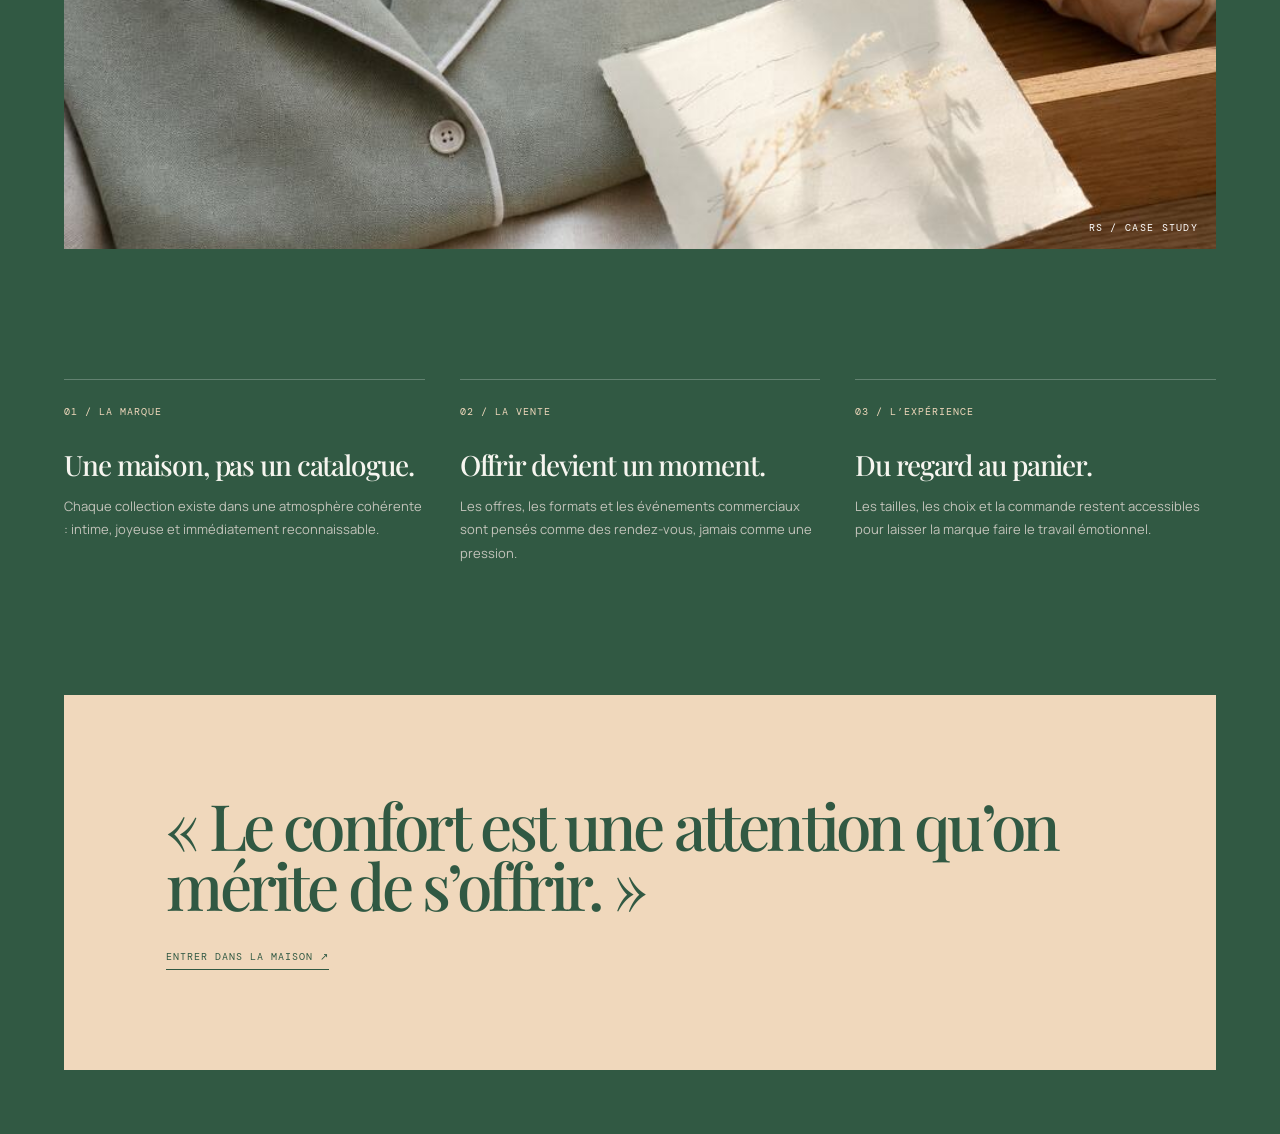
<file: pyjamas.html>
<!doctype html><html lang="fr"><head><meta charset="utf-8"><meta name="viewport" content="width=device-width,initial-scale=1"><title>La Maison des Pyjamas — RS</title><link rel="stylesheet" href="case-study.css"><style>:root{--bg:#315943;--accent:#f0d8bc;--hero:url('assets/maison-des-pyjamas.jpg');--detail:url('assets/pyjamas-detail.jpg')}</style></head><body><nav class="nav"><a href="index.html">← RS</a><a href="https://pyjamas25.netlify.app" target="_blank">Site live ↗</a></nav><main><section class="hero"><span class="tag">03 / E-COMMERCE</span><h1>La Maison<br>des Pyjamas</h1><p>Un projet où l’on ne vend pas simplement un vêtement de nuit : on vend le droit de ralentir, d’offrir et de se sentir bien chez soi.</p></section><section class="intro reveal"><h2>Faire du confort<br>un désir.</h2><div><p>La Maison des Pyjamas construit un univers de douceur sans tomber dans le cliché. Les matières, la couleur et le détail du cadeau font partie intégrante de l’expérience.</p><p>Le parcours e-commerce garde cette chaleur jusqu’à la commande : simple, rassurant et fait pour donner envie de revenir.</p></div></section><section class="image-break reveal"></section><section class="story"><article class="reveal"><span>01 / LA MARQUE</span><h3>Une maison, pas un catalogue.</h3><p>Chaque collection existe dans une atmosphère cohérente : intime, joyeuse et immédiatement reconnaissable.</p></article><article class="reveal"><span>02 / LA VENTE</span><h3>Offrir devient un moment.</h3><p>Les offres, les formats et les événements commerciaux sont pensés comme des rendez-vous, jamais comme une pression.</p></article><article class="reveal"><span>03 / L’EXPÉRIENCE</span><h3>Du regard au panier.</h3><p>Les tailles, les choix et la commande restent accessibles pour laisser la marque faire le travail émotionnel.</p></article></section><section class="quote reveal"><p>« Le confort est une attention qu’on mérite de s’offrir. »</p><a href="https://pyjamas25.netlify.app" target="_blank">Entrer dans la maison ↗</a></section></main><script src="case-study.js"></script></body></html>
</file>
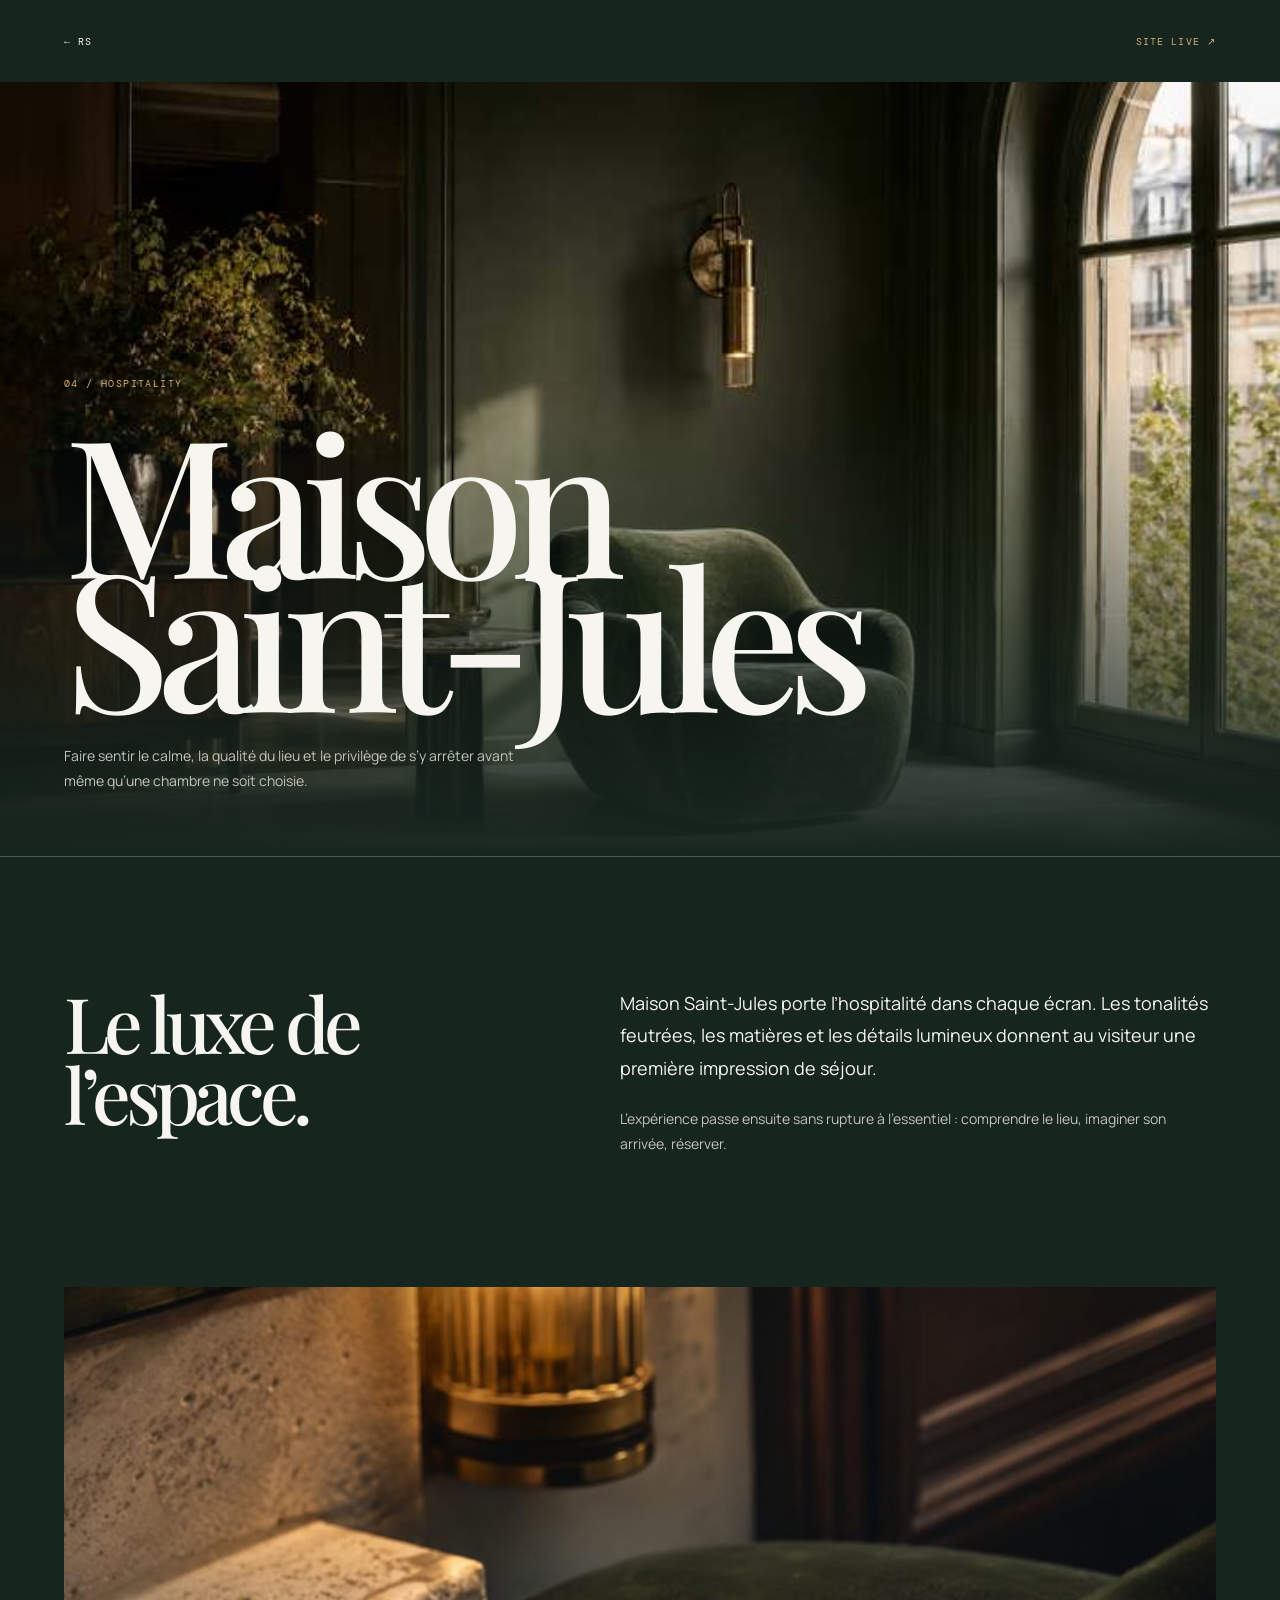
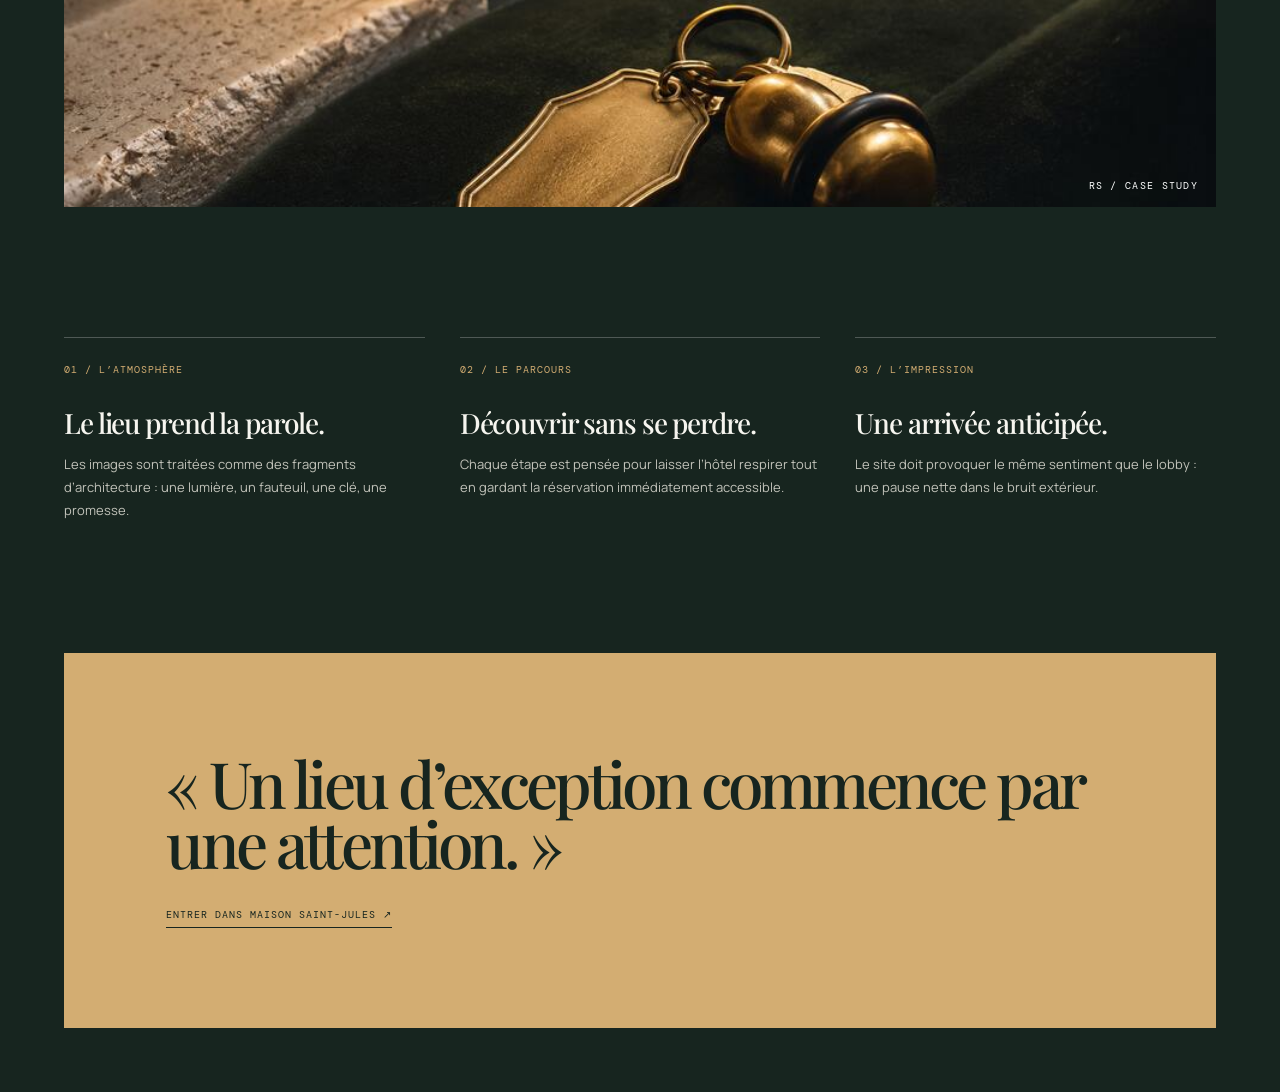
<file: saint-jules.html>
<!doctype html><html lang="fr"><head><meta charset="utf-8"><meta name="viewport" content="width=device-width,initial-scale=1"><title>Maison Saint-Jules — RS</title><link rel="stylesheet" href="case-study.css"><style>:root{--bg:#17251f;--accent:#d3ad72;--hero:url('assets/maison-saint-jules.jpg');--detail:url('assets/saint-jules-detail.jpg')}</style></head><body><nav class="nav"><a href="index.html">← RS</a><a href="https://saintjules.netlify.app" target="_blank">Site live ↗</a></nav><main><section class="hero"><span class="tag">04 / HOSPITALITY</span><h1>Maison<br>Saint-Jules</h1><p>Faire sentir le calme, la qualité du lieu et le privilège de s’y arrêter avant même qu’une chambre ne soit choisie.</p></section><section class="intro reveal"><h2>Le luxe de<br>l’espace.</h2><div><p>Maison Saint-Jules porte l’hospitalité dans chaque écran. Les tonalités feutrées, les matières et les détails lumineux donnent au visiteur une première impression de séjour.</p><p>L’expérience passe ensuite sans rupture à l’essentiel : comprendre le lieu, imaginer son arrivée, réserver.</p></div></section><section class="image-break reveal"></section><section class="story"><article class="reveal"><span>01 / L’ATMOSPHÈRE</span><h3>Le lieu prend la parole.</h3><p>Les images sont traitées comme des fragments d’architecture : une lumière, un fauteuil, une clé, une promesse.</p></article><article class="reveal"><span>02 / LE PARCOURS</span><h3>Découvrir sans se perdre.</h3><p>Chaque étape est pensée pour laisser l’hôtel respirer tout en gardant la réservation immédiatement accessible.</p></article><article class="reveal"><span>03 / L’IMPRESSION</span><h3>Une arrivée anticipée.</h3><p>Le site doit provoquer le même sentiment que le lobby : une pause nette dans le bruit extérieur.</p></article></section><section class="quote reveal"><p>« Un lieu d’exception commence par une attention. »</p><a href="https://saintjules.netlify.app" target="_blank">Entrer dans Maison Saint-Jules ↗</a></section></main><script src="case-study.js"></script></body></html>
</file>
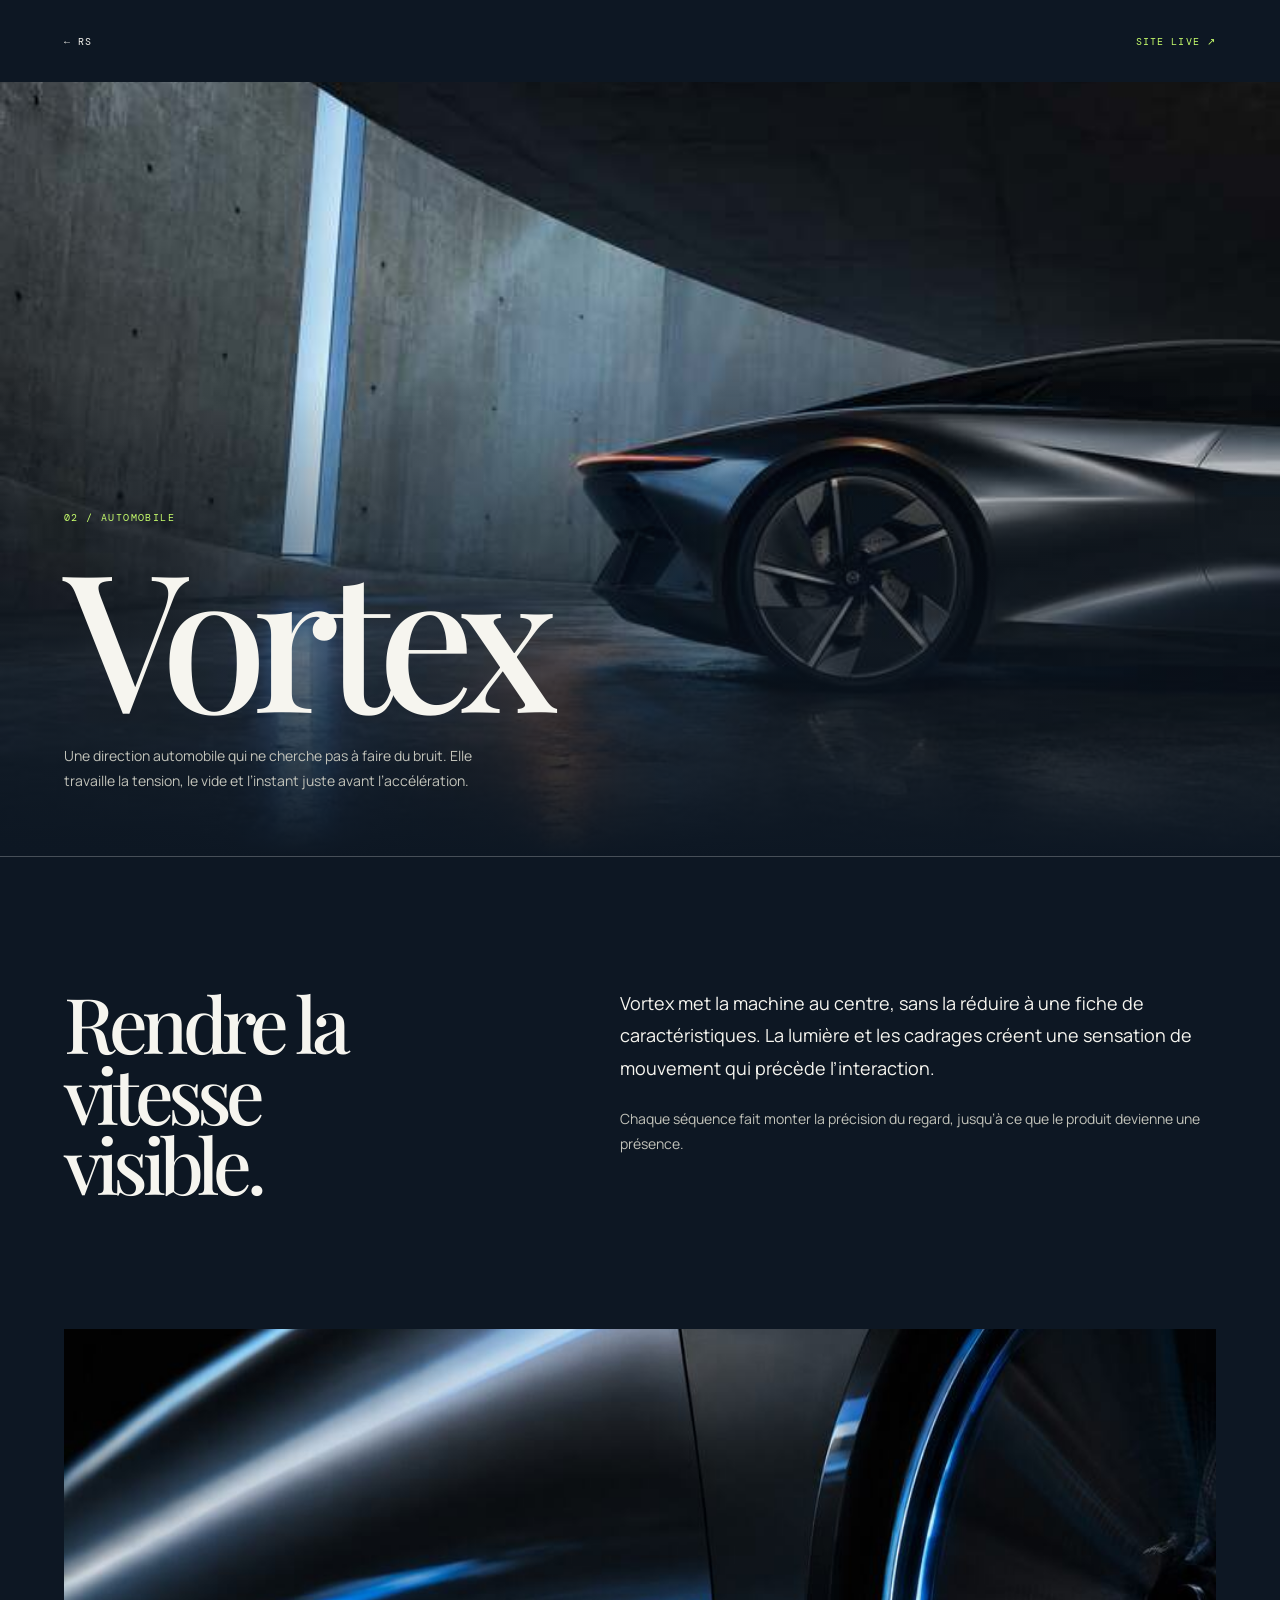
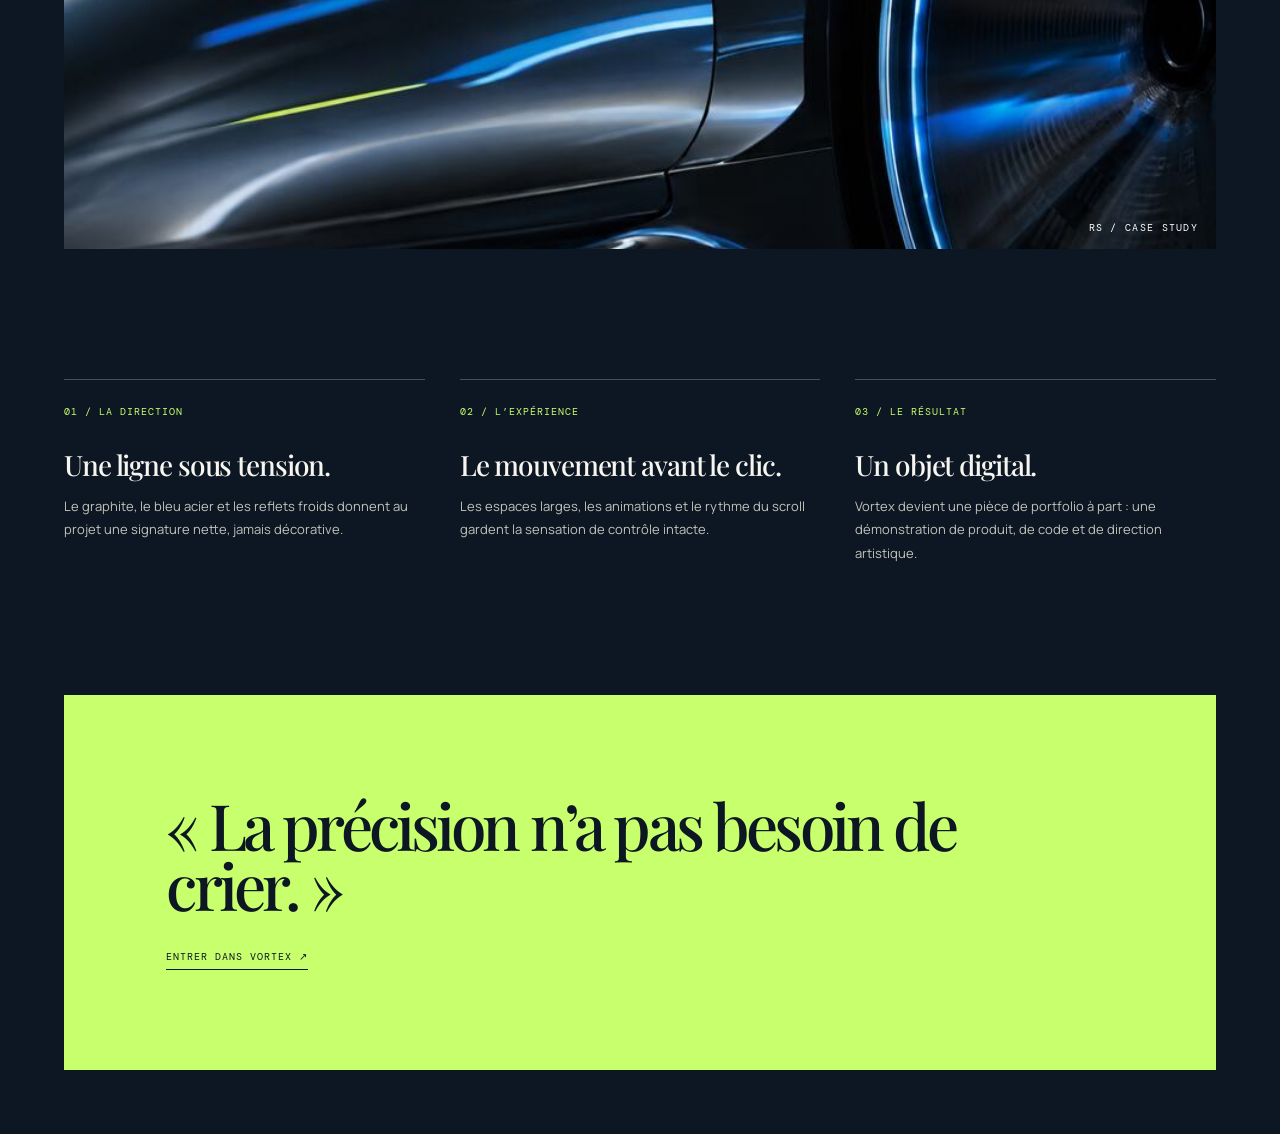
<file: vortex.html>
<!doctype html><html lang="fr"><head><meta charset="utf-8"><meta name="viewport" content="width=device-width,initial-scale=1"><title>Vortex — RS</title><link rel="stylesheet" href="case-study.css"><style>:root{--bg:#0d1723;--accent:#c8ff6c;--hero:url('assets/vortex.jpg');--detail:url('assets/vortex-detail.jpg')}</style></head><body><nav class="nav"><a href="index.html">← RS</a><a href="https://vortex13.netlify.app" target="_blank">Site live ↗</a></nav><main><section class="hero"><span class="tag">02 / AUTOMOBILE</span><h1>Vortex</h1><p>Une direction automobile qui ne cherche pas à faire du bruit. Elle travaille la tension, le vide et l’instant juste avant l’accélération.</p></section><section class="intro reveal"><h2>Rendre la vitesse<br>visible.</h2><div><p>Vortex met la machine au centre, sans la réduire à une fiche de caractéristiques. La lumière et les cadrages créent une sensation de mouvement qui précède l’interaction.</p><p>Chaque séquence fait monter la précision du regard, jusqu’à ce que le produit devienne une présence.</p></div></section><section class="image-break reveal"></section><section class="story"><article class="reveal"><span>01 / LA DIRECTION</span><h3>Une ligne sous tension.</h3><p>Le graphite, le bleu acier et les reflets froids donnent au projet une signature nette, jamais décorative.</p></article><article class="reveal"><span>02 / L’EXPÉRIENCE</span><h3>Le mouvement avant le clic.</h3><p>Les espaces larges, les animations et le rythme du scroll gardent la sensation de contrôle intacte.</p></article><article class="reveal"><span>03 / LE RÉSULTAT</span><h3>Un objet digital.</h3><p>Vortex devient une pièce de portfolio à part : une démonstration de produit, de code et de direction artistique.</p></article></section><section class="quote reveal"><p>« La précision n’a pas besoin de crier. »</p><a href="https://vortex13.netlify.app" target="_blank">Entrer dans Vortex ↗</a></section></main><script src="case-study.js"></script></body></html>
</file>
<file: case-study.css>
@import url('https://fonts.googleapis.com/css2?family=DM+Mono&family=Manrope:wght@400;500;600&family=Playfair+Display:ital,wght@0,500;1,500&display=swap');
:root{--ink:#f6f5ef;--muted:#c2c3ba;--line:#ffffff3d;--accent:#d7ad78;--bg:#1b1611}*{box-sizing:border-box;margin:0}html{scroll-behavior:smooth}body{background:var(--bg);color:var(--ink);font-family:Manrope,sans-serif}.nav{height:82px;padding:0 5vw;display:flex;align-items:center;justify-content:space-between;font:10px 'DM Mono',monospace;letter-spacing:.11em;text-transform:uppercase}.nav a{color:inherit;text-decoration:none}.nav a:last-child{color:var(--accent)}.hero{min-height:86vh;padding:0 5vw 7vh;display:flex;flex-direction:column;justify-content:end;background:linear-gradient(0deg,var(--bg) 0,transparent 62%),var(--hero) center/cover}.tag{font:10px 'DM Mono',monospace;letter-spacing:.14em;color:var(--accent)}h1,h2{font-family:'Playfair Display',serif;font-weight:500;letter-spacing:-.075em}.hero h1{font-size:clamp(80px,15vw,220px);line-height:.7;margin:42px 0}.hero p{max-width:460px;color:var(--muted);font-size:14px;line-height:1.8}.intro{padding:130px 5vw;display:grid;grid-template-columns:.85fr 1.15fr;gap:9vw;border-top:1px solid var(--line)}.intro h2{font-size:clamp(42px,6vw,84px);line-height:.92}.intro p{font-size:18px;line-height:1.8;max-width:590px}.intro p+p{font-size:14px;color:var(--muted);margin-top:22px}.image-break{margin:0 5vw;min-height:520px;background:var(--detail) center/cover;position:relative;overflow:hidden}.image-break:after{content:'RS / CASE STUDY';position:absolute;right:18px;bottom:15px;color:white;font:10px 'DM Mono',monospace;letter-spacing:.13em}.story{padding:130px 5vw;display:grid;grid-template-columns:repeat(3,1fr);gap:35px}.story article{border-top:1px solid var(--line);padding-top:18px}.story span{font:10px 'DM Mono',monospace;color:var(--accent);letter-spacing:.1em}.story h3{font:500 28px 'Playfair Display',serif;letter-spacing:-.04em;margin:26px 0 12px}.story p{color:var(--muted);font-size:13px;line-height:1.8}.quote{margin:0 5vw 5vw;padding:100px 8vw;background:var(--accent);color:var(--bg)}.quote p{font:500 clamp(39px,5vw,75px)/.94 'Playfair Display',serif;letter-spacing:-.06em;max-width:920px}.quote a{display:inline-block;margin-top:35px;color:inherit;text-decoration:none;font:10px 'DM Mono',monospace;letter-spacing:.1em;text-transform:uppercase;border-bottom:1px solid;padding-bottom:6px}.reveal{opacity:0;transform:translateY(25px);transition:opacity .8s,transform .8s}.reveal.in{opacity:1;transform:none}@media(max-width:700px){.intro,.story{grid-template-columns:1fr;padding:80px 5vw}.image-break{margin:0 5vw;min-height:330px}.quote{padding:70px 7vw}.hero{min-height:720px}}
</file>
